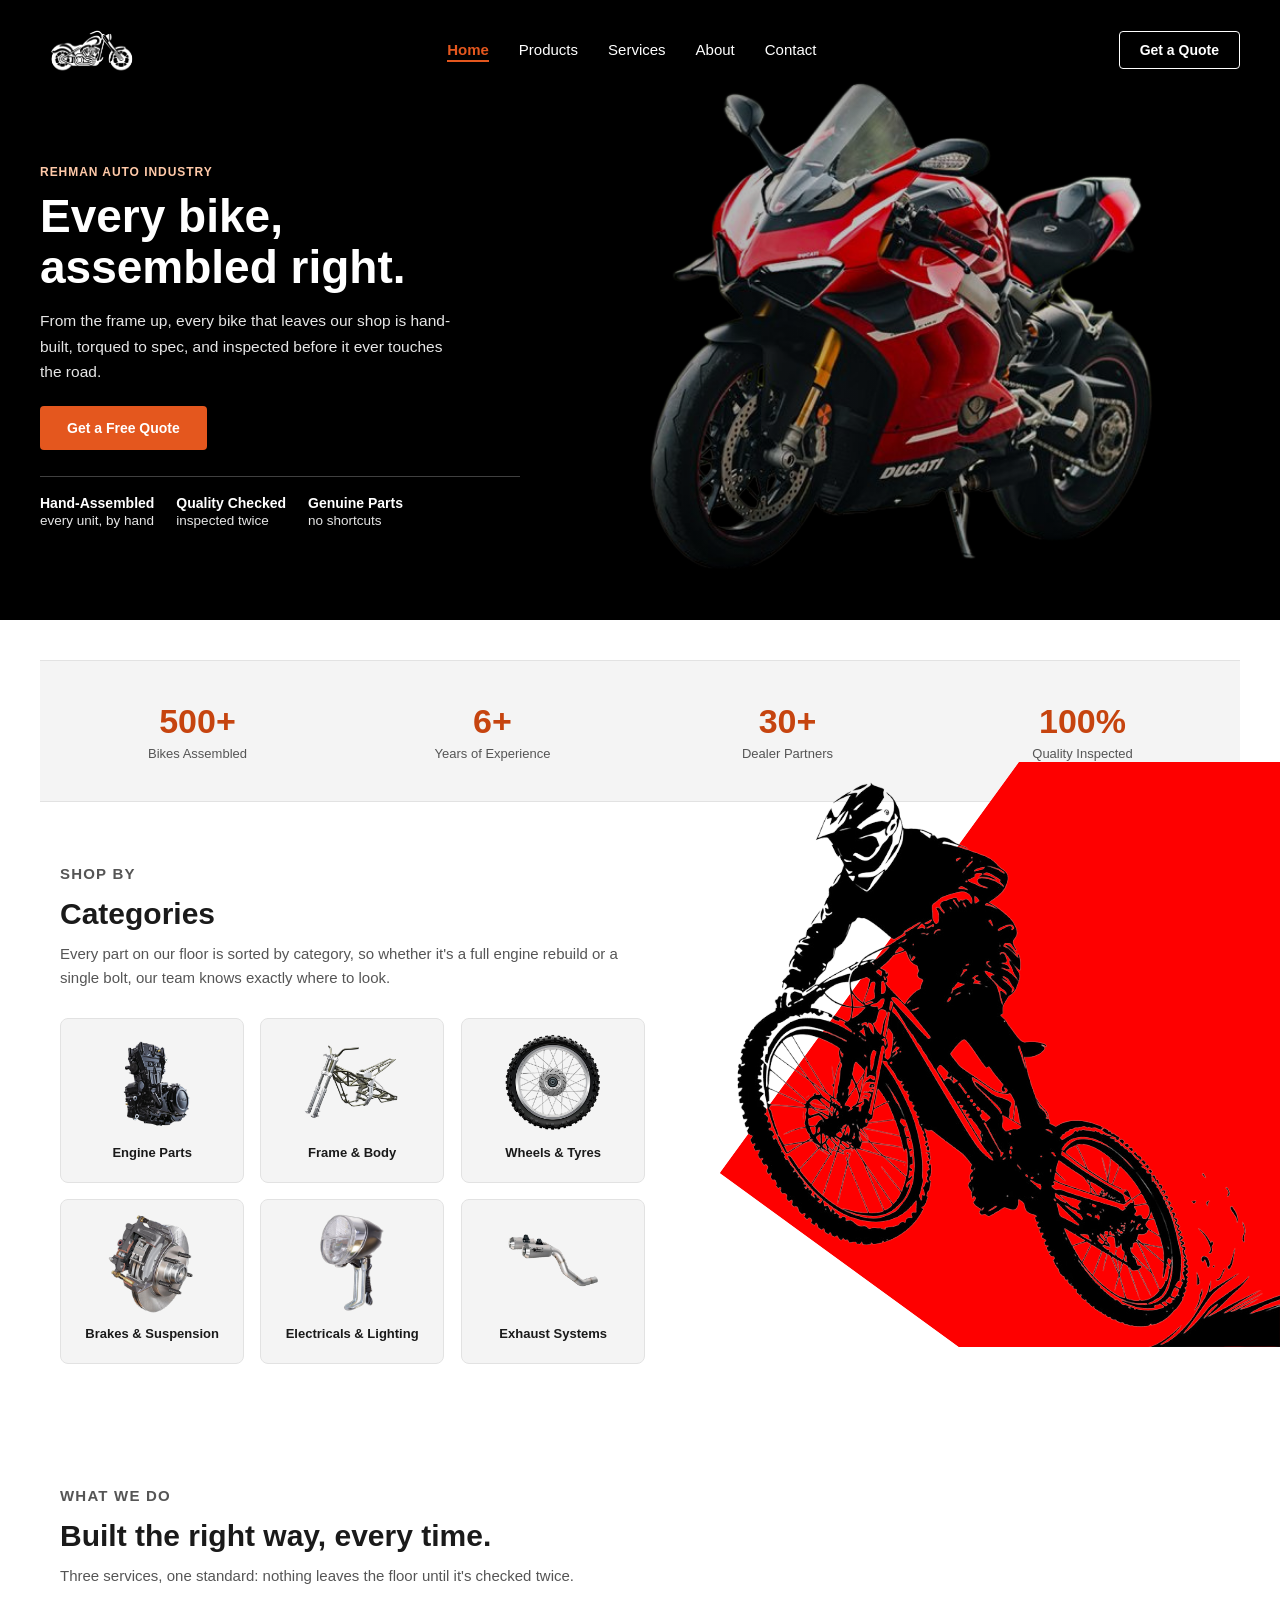
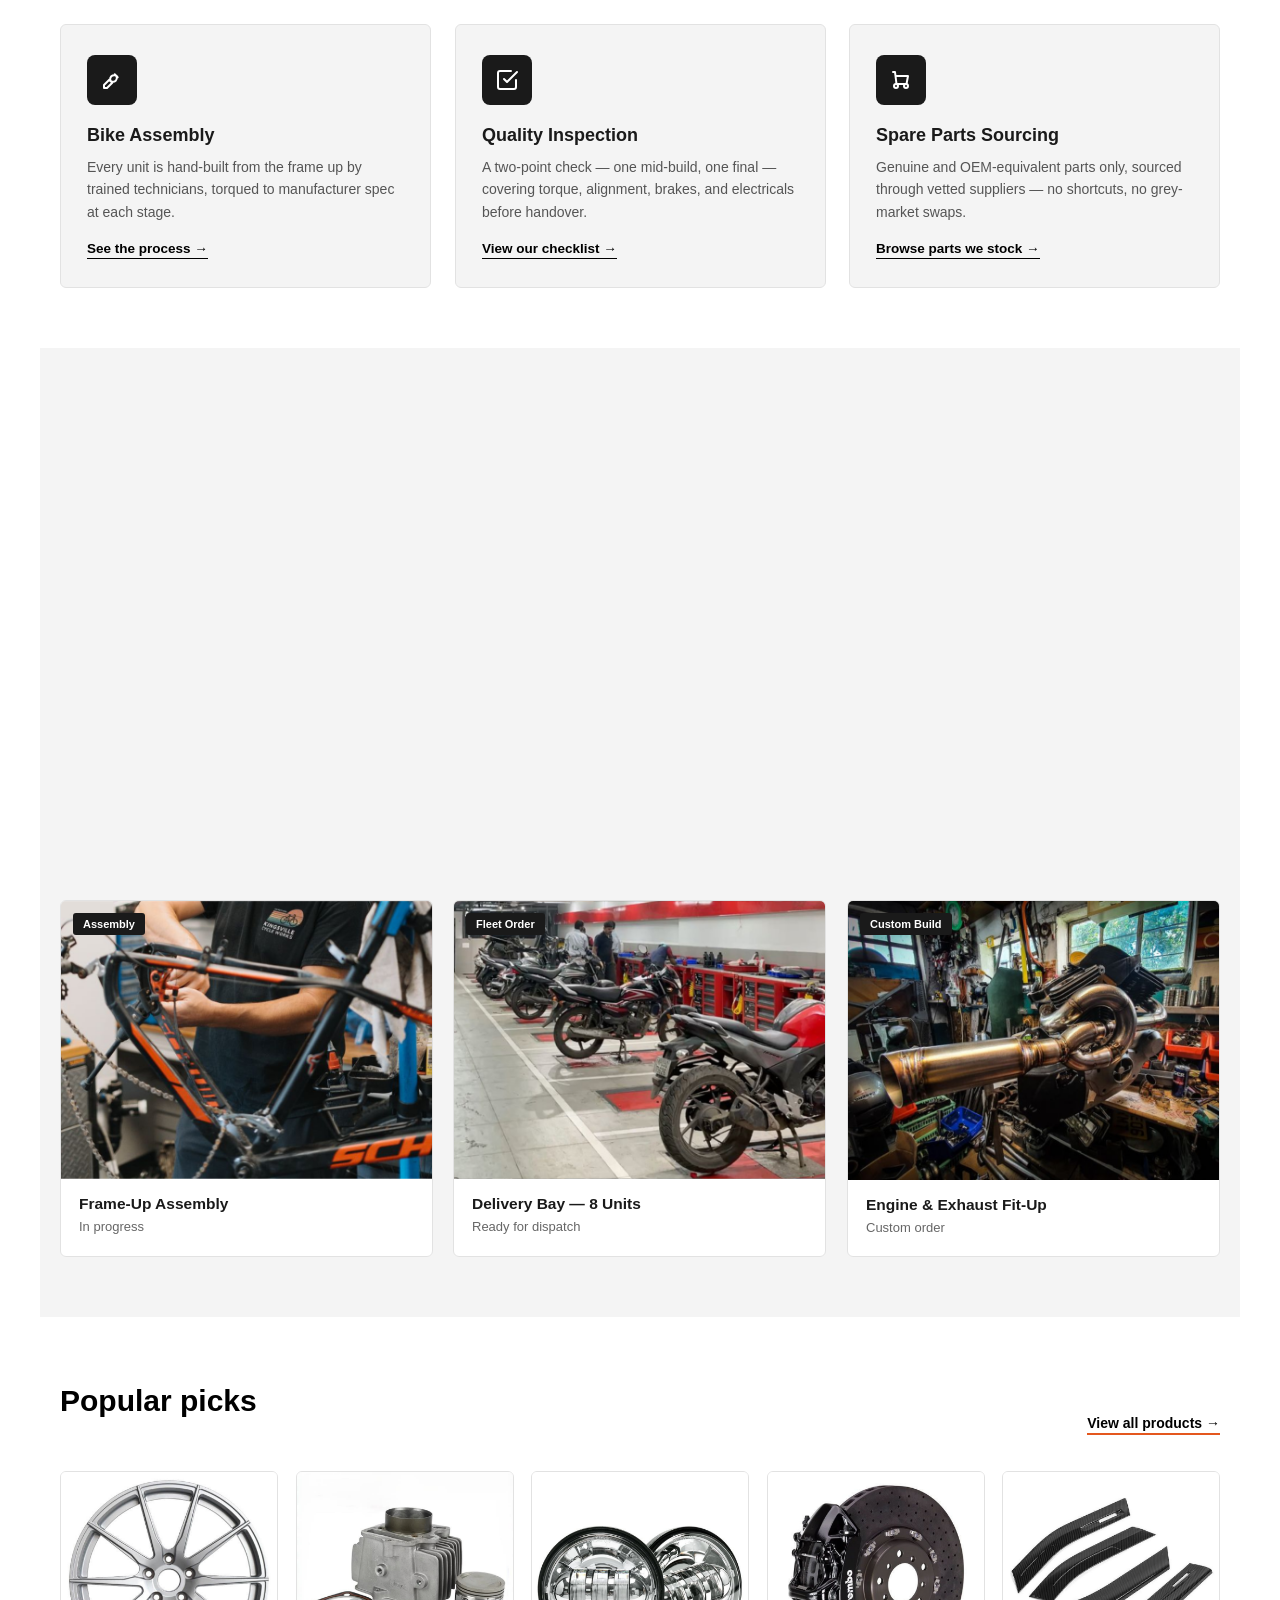
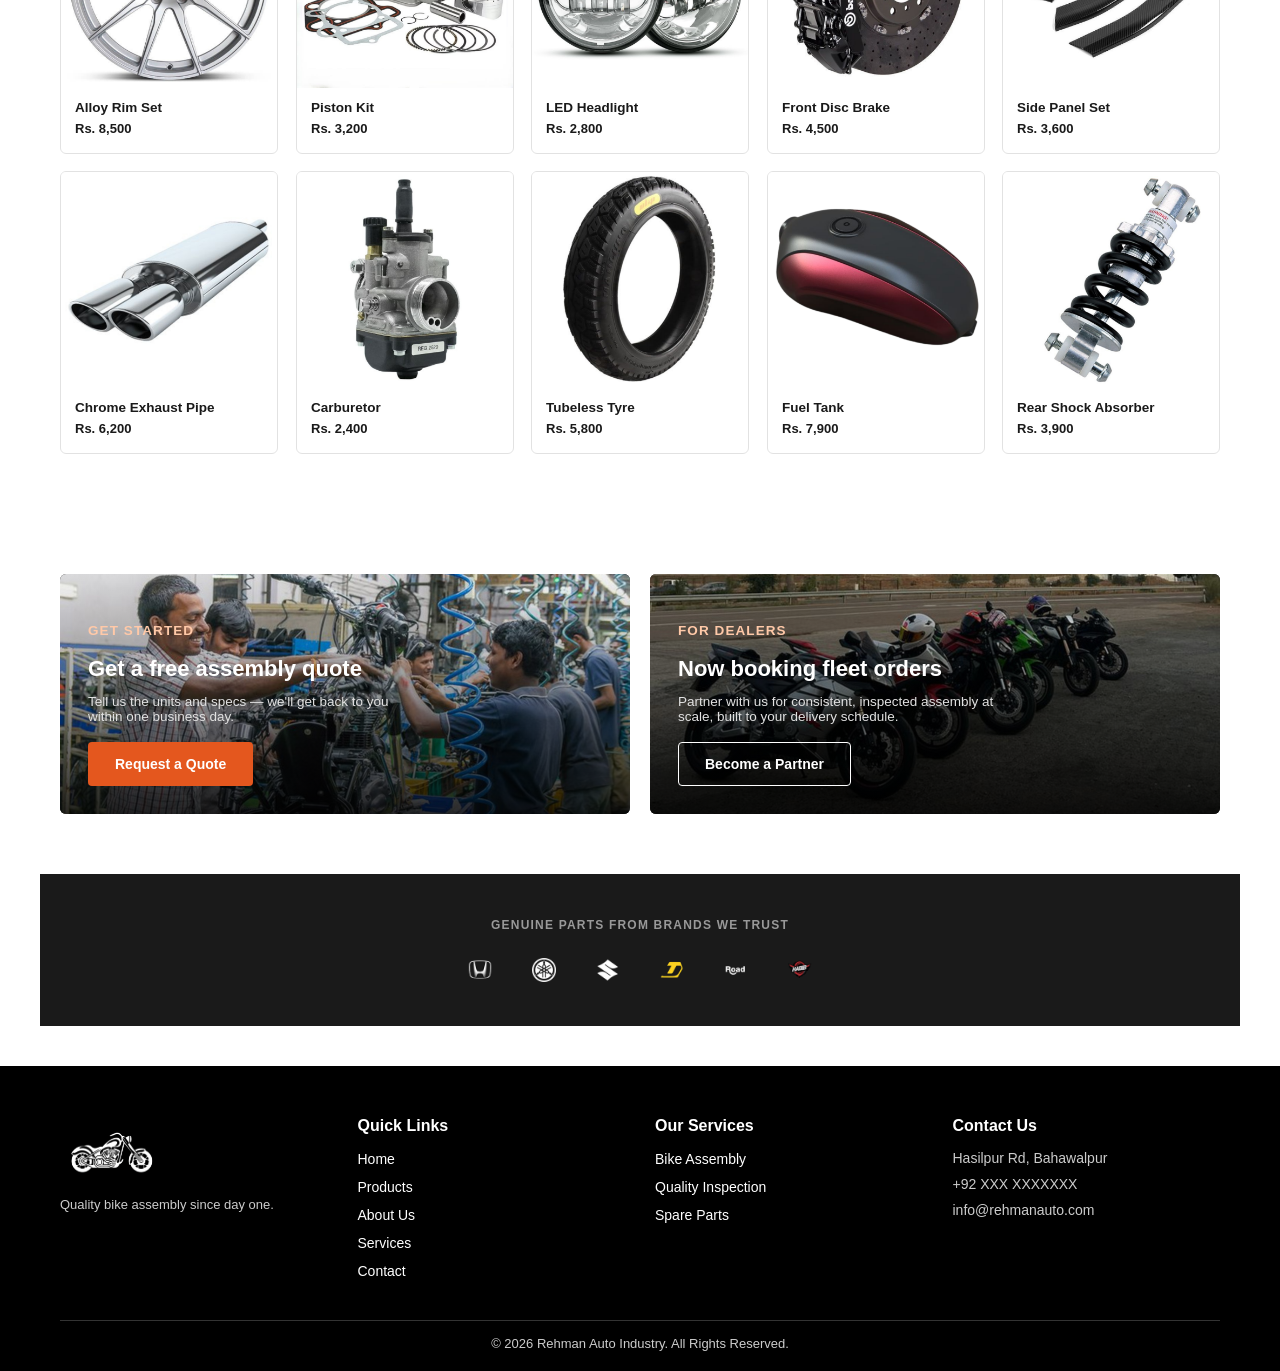
<file: index.html>
<!DOCTYPE html>
<html lang="en">
<head>
  <meta charset="UTF-8">
  <meta name="viewport" content="width=device-width, initial-scale=1.0">
  <title>Rehman Auto Industry - Home</title>
  <meta name="description" content="Rehman Auto Industry — hand-assembled bikes, torqued to spec and inspected before they touch the road. Based in Bahawalpur.">

  <link rel="stylesheet" href="css/style.css">

  <!-- Hero section styles: scoped to .hero / .home-header so nothing here fights with css/style.css -->
  <style>
    /* Header floats transparently over the hero image, in white */
    body.home .site-header {
      position: absolute;
      top: 0;
      left: 0;
      width: 100%;
      background: transparent;
      border-bottom: none;
      z-index: 30;
    }
    body.home .site-header nav ul li a { color: #ffffff; }
    body.home .site-header nav ul li a:hover { color: #ffc9a8; }
    body.home .site-header nav ul li a.active { color: var(--accent); }
    body.home .hamburger-btn span { background-color: #ffffff; }

    /* Full-bleed hero image, breaks out of main's padding */
    .hero {
      position: relative;
      overflow: hidden;
      margin: -40px -40px 40px;
      width: calc(100% + 80px);
      min-height: 620px;
      display: flex;
      align-items: center;
      padding: 130px 40px 60px;
    }

    .hero-bg-img {
      position: absolute;
      inset: 0;
      width: 100%;
      height: 100%;
      object-fit: cover;
      z-index: 0;
    }

    .hero::after {
      content: "";
      position: absolute;
      inset: 0;
      background:
        linear-gradient(180deg, rgba(0,0,0,.6) 0%, rgba(0,0,0,0) 22%),
        linear-gradient(90deg, rgba(0,0,0,.74) 0%, rgba(0,0,0,.30) 55%, rgba(0,0,0,.05) 100%);
      z-index: 1;
    }

    .hero-text {
      position: relative;
      z-index: 2;
      max-width: 480px;
    }

    .hero-text .eyebrow {
      display: inline-block;
      font-size: 12px;
      font-weight: bold;
      letter-spacing: 0.08em;
      text-transform: uppercase;
      color: #ffc9a8;
      margin-bottom: 12px;
    }

    .hero-text h1 {
      font-size: clamp(28px, 3.6vw, 46px);
      line-height: 1.1;
      margin: 0 0 16px;
      font-weight: bold;
      color: #ffffff;
    }

    .hero-text p {
      font-size: 15.5px;
      line-height: 1.65;
      color: #e6e6e6;
      margin: 0 0 22px;
      max-width: 48ch;
    }

    .hero-text .btn {
      margin-bottom: 26px;
    }

    .hero-points {
      display: flex;
      flex-wrap: wrap;
      gap: 22px;
      margin: 0;
      padding: 18px 0 0;
      border-top: 1px solid rgba(255,255,255,.25);
      list-style: none;
    }
    .hero-points li {
      font-size: 13.5px;
      color: #e6e6e6;
    }
    .hero-points li b {
      display: block;
      color: #ffffff;
      font-weight: bold;
      font-size: 14px;
      margin-bottom: 2px;
    }

    /* ---------------- categories section ---------------- */
    .categories {
      background-color: #ffffff;
    }

    .categories-grid {
      display: grid;
      grid-template-columns: 1fr 1fr;
      gap: 50px;
      align-items: center;
      /* bleed the grid to the true right edge of the viewport, cancelling main's right padding */
      margin-right: -40px;
      width: calc(100% + 40px);
      /* keep the left (text) side lined up with every other section's container gutter */
      padding-left: max(0px, calc((100vw - 80px - 1160px) / 2));
    }

    .categories-text .section-head {
      margin-bottom: 28px;
    }

    .category-list {
      display: grid;
      grid-template-columns: repeat(3, 1fr);
      gap: 16px;
    }

    .category-item {
      display: flex;
      flex-direction: column;
      align-items: center;
      text-align: center;
      gap: 12px;
      padding: 14px 12px 20px;
      border: 1px solid var(--line);
      border-radius: 8px;
      background-color: var(--grey-alt);
      text-decoration: none;
      transition: background-color 0.25s ease, border-color 0.25s ease,
                  transform 0.25s ease, box-shadow 0.25s ease;
    }

    .category-item:hover {
      background-color: var(--accent);
      border-color: var(--accent);
      transform: translateY(-6px);
      box-shadow: 0 14px 26px rgba(228, 87, 30, 0.25);
    }

    .category-item img {
      width: 100px;
      height: 100px;
      transition: filter 0.2s ease, transform 0.3s ease;
    }

    .category-item:hover img {
      transform: scale(1.08);
    }

    .category-item span {
      font-size: 13px;
      font-weight: bold;
      color: var(--ink);
      line-height: 1.3;
      transition: color 0.2s ease;
    }

    .category-item:hover span {
      color: #ffffff;
    }

    .categories-image {
      align-self: start;
      margin-top: -100px; /* cancels hero's 40px bottom margin + section's 60px top padding */
    }

    .categories-image img {
      width: 100%;
      height: auto;
      border-radius: 8px 0 0 8px;
    }

    @media (max-width: 768px) {
      .categories-grid {
        grid-template-columns: 1fr;
        gap: 30px;
        margin-right: -20px;
        width: calc(100% + 20px);
        padding-left: 0;
      }
      .categories-image {
        order: -1;
        margin-top: -64px; /* cancels hero's 24px bottom margin + section's 40px top padding on mobile */
      }
      .category-list {
        grid-template-columns: repeat(3, 1fr);
        gap: 12px;
      }
    }

    /* ---------------- mobile ---------------- */
    @media (max-width: 768px) {
      .hero {
        margin: -24px -20px 24px;
        width: calc(100% + 40px);
        min-height: 520px;
        padding: 100px 20px 40px;
      }
      .hero-text {
        max-width: none;
      }
    }
  </style>
</head>
<body class="home">

  <header class="site-header">
    <div class="logo">
      <img src="images/logo.svg" alt="Rehman Auto Industry Logo">
    </div>

    <nav class="desktop-nav">
      <ul>
        <li><a href="index.html" class="active">Home</a></li>
        <li><a href="products.html">Products</a></li>
        <li><a href="services.html">Services</a></li>
        <li><a href="about.html">About</a></li>
        <li><a href="contact.html">Contact</a></li>
      </ul>
    </nav>

    <div class="header-actions">
      <a href="contact.html" class="btn btn-outline-light">Get a Quote</a>
    </div>

    <button class="hamburger-btn" id="hamburgerBtn" aria-label="Open menu">
      <span></span>
      <span></span>
      <span></span>
    </button>
  </header>

  <!-- Mobile sidebar -->
  <div class="mobile-sidebar" id="mobileSidebar">
    <button class="close-btn" id="closeBtn" aria-label="Close menu">&times;</button>
    <nav>
      <ul>
        <li><a href="index.html">Home</a></li>
        <li><a href="products.html">Products</a></li>
        <li><a href="services.html">Services</a></li>
        <li><a href="about.html">About</a></li>
        <li><a href="contact.html">Contact</a></li>
      </ul>
    </nav>
  </div>
  <div class="sidebar-overlay" id="sidebarOverlay"></div>

  <main>

    <section class="hero">
      <img class="hero-bg-img" src="images/hero-index.svg" alt="Assembled bike in the Rehman Auto Industry workshop">

      <div class="hero-text">
        <span class="eyebrow" data-reveal="up">Rehman Auto Industry</span>
        <h1 data-reveal="up" style="--reveal-delay:120ms">Every bike, assembled right.</h1>
        <p data-reveal="up" style="--reveal-delay:240ms">From the frame up, every bike that leaves our shop is hand-built, torqued to spec, and inspected before it ever touches the road.</p>

        <a href="contact.html" class="btn btn-primary" data-reveal="up" style="--reveal-delay:340ms">Get a Free Quote</a>

        <ul class="hero-points" data-reveal="up" style="--reveal-delay:440ms">
          <li><b>Hand-Assembled</b>every unit, by hand</li>
          <li><b>Quality Checked</b>inspected twice</li>
          <li><b>Genuine Parts</b>no shortcuts</li>
        </ul>
      </div>
    </section>

    <!-- ================= STATS ================= -->
    <section class="stats-strip">
      <div class="container">
        <div class="stats-grid">
          <div class="stat-item" data-reveal="up">
            <span class="stat-number" data-counter="500" data-suffix="+">0</span>
            <span class="stat-label">Bikes Assembled</span>
          </div>
          <div class="stat-item" data-reveal="up" style="--reveal-delay:80ms">
            <span class="stat-number" data-counter="6" data-suffix="+">0</span>
            <span class="stat-label">Years of Experience</span>
          </div>
          <div class="stat-item" data-reveal="up" style="--reveal-delay:160ms">
            <span class="stat-number" data-counter="30" data-suffix="+">0</span>
            <span class="stat-label">Dealer Partners</span>
          </div>
          <div class="stat-item" data-reveal="up" style="--reveal-delay:240ms">
            <span class="stat-number" data-counter="100" data-suffix="%">0</span>
            <span class="stat-label">Quality Inspected</span>
          </div>
        </div>
      </div>
    </section>

    <!-- ================= CATEGORIES ================= -->
    <section class="categories">
      <div class="categories-grid">

        <div class="categories-text" data-reveal="left">
          <div class="section-head">
            <p class="eyebrow">Shop by</p>
            <h2>Categories</h2>
            <p>Every part on our floor is sorted by category, so whether it's a full engine rebuild or a single bolt, our team knows exactly where to look.</p>
          </div>

          <div class="category-list">
            <a href="products.html#engine-parts" class="category-item" data-reveal="up">
              <img src="images/category1.svg" alt="">
              <span>Engine Parts</span>
            </a>
            <a href="products.html#frame-body" class="category-item" data-reveal="up">
              <img src="images/category2.svg" alt="">
              <span>Frame &amp; Body</span>
            </a>
            <a href="products.html#wheels-tyres" class="category-item" data-reveal="up">
              <img src="images/category3.svg" alt="">
              <span>Wheels &amp; Tyres</span>
            </a>
            <a href="products.html#brakes-suspension" class="category-item" data-reveal="up">
              <img src="images/category4.svg" alt="">
              <span>Brakes &amp; Suspension</span>
            </a>
            <a href="products.html#electricals-lighting" class="category-item" data-reveal="up">
              <img src="images/category5.svg" alt="">
              <span>Electricals &amp; Lighting</span>
            </a>
            <a href="products.html#exhaust-systems" class="category-item" data-reveal="up">
              <img src="images/category6.svg" alt="">
              <span>Exhaust Systems</span>
            </a>
          </div>
        </div>

        <div class="categories-image" data-reveal="right">
          <img src="images/xyz.svg" alt="Bike on display in the Rehman Auto Industry workshop">
        </div>

      </div>
    </section>

    <!-- ================= SERVICES ================= -->
    <section class="services">
      <div class="container">
        <div class="section-head" data-reveal="up">
          <p class="eyebrow">What we do</p>
          <h2>Built the right way, every time.</h2>
          <p>Three services, one standard: nothing leaves the floor until it's checked twice.</p>
        </div>

        <div class="service-grid">

          <div class="service-card" data-reveal="up">
            <span class="ico">
              <svg viewBox="0 0 24 24" fill="none" stroke="currentColor" stroke-width="2" stroke-linecap="round" stroke-linejoin="round"><path d="M14.7 6.3a4 4 0 1 1-5.4 5.4L4 17v3h3l5.3-5.3a4 4 0 1 1 5.4-5.4z"/></svg>
            </span>
            <h3>Bike Assembly</h3>
            <p>Every unit is hand-built from the frame up by trained technicians, torqued to manufacturer spec at each stage.</p>
            <a href="services.html">See the process &rarr;</a>
          </div>

          <div class="service-card" data-reveal="up">
            <span class="ico">
              <svg viewBox="0 0 24 24" fill="none" stroke="currentColor" stroke-width="2" stroke-linecap="round" stroke-linejoin="round"><path d="M9 11l3 3L22 4"/><path d="M21 12v7a2 2 0 0 1-2 2H5a2 2 0 0 1-2-2V5a2 2 0 0 1 2-2h11"/></svg>
            </span>
            <h3>Quality Inspection</h3>
            <p>A two-point check — one mid-build, one final — covering torque, alignment, brakes, and electricals before handover.</p>
            <a href="services.html">View our checklist &rarr;</a>
          </div>

          <div class="service-card" data-reveal="up">
            <span class="ico">
              <svg viewBox="0 0 24 24" fill="none" stroke="currentColor" stroke-width="2" stroke-linecap="round" stroke-linejoin="round"><circle cx="7" cy="18" r="2"/><circle cx="17" cy="18" r="2"/><path d="M4 4h2l1.5 12h10L19 8H7.2"/></svg>
            </span>
            <h3>Spare Parts Sourcing</h3>
            <p>Genuine and OEM-equivalent parts only, sourced through vetted suppliers — no shortcuts, no grey-market swaps.</p>
            <a href="services.html">Browse parts we stock &rarr;</a>
          </div>

        </div>
      </div>
    </section>

    <!-- ================= WORKSHOP GALLERY ================= -->
    <section class="gallery">
      <div class="container">
        <div class="section-head row" data-reveal="up">
          <div>
            <p class="eyebrow">From the workshop</p>
            <h2>Recent builds off our floor.</h2>
          </div>
          <a href="services.html" class="view-all view-all-desktop">View all builds &rarr;</a>
        </div>

        <div class="gallery-grid">

          <div class="gallery-card" data-reveal="up">
            <div class="thumb">
              <span class="badge">Fleet Order</span>
              <img src="images/work-1.svg" alt="Row of assembled 70cc commuter bikes ready for delivery">
            </div>
            <div class="body">
              <h4>70cc Commuter — Batch of 12</h4>
              <span class="meta">Dealer fleet · Bahawalpur</span>
            </div>
          </div>

          <div class="gallery-card" data-reveal="up">
            <div class="thumb">
              <span class="badge">Custom Build</span>
              <img src="images/work-2.svg" alt="Custom assembled 125cc bike with matte finish">
            </div>
            <div class="body">
              <h4>125cc Sport — Matte Build</h4>
              <span class="meta">Custom order</span>
            </div>
          </div>

          <div class="gallery-card" data-reveal="up">
            <div class="thumb">
              <span class="badge">Inspection</span>
              <img src="images/work-3.png" alt="Technician performing final quality inspection on a bike">
            </div>
            <div class="body">
              <h4>Final Torque &amp; Brake Check</h4>
              <span class="meta">Quality inspection</span>
            </div>
          </div>

          <div class="gallery-card" data-reveal="up">
            <div class="thumb">
              <span class="badge">Assembly</span>
              <img src="images/work-4.png" alt="Bike frame on the assembly stand mid-build">
            </div>
            <div class="body">
              <h4>Frame-Up Assembly</h4>
              <span class="meta">In progress</span>
            </div>
          </div>

          <div class="gallery-card" data-reveal="up">
            <div class="thumb">
              <span class="badge">Fleet Order</span>
              <img src="images/work-5.png" alt="Delivery bay with completed bikes lined up">
            </div>
            <div class="body">
              <h4>Delivery Bay — 8 Units</h4>
              <span class="meta">Ready for dispatch</span>
            </div>
          </div>

          <div class="gallery-card" data-reveal="up">
            <div class="thumb">
              <span class="badge">Custom Build</span>
              <img src="images/work-6.png" alt="Close up of hand-assembled bike engine and exhaust">
            </div>
            <div class="body">
              <h4>Engine &amp; Exhaust Fit-Up</h4>
              <span class="meta">Custom order</span>
            </div>
          </div>

        </div>

        <a href="services.html" class="view-all view-all-mobile">View all builds &rarr;</a>
      </div>
    </section>

    <!-- ================= FEATURED PRODUCTS ================= -->
    <section class="featured-products">
      <div class="container">
        <div class="section-head row" data-reveal="up">
          <div>
            <p class="eyebrow" style="color:#000000; font-weight:bold; font-size:30px; text-transform:none; letter-spacing:normal;">Popular picks</p>
          </div>
          <a href="products.html" class="view-all view-all-desktop">View all products &rarr;</a>
        </div>

        <div class="product-grid">

          <div class="product-card" data-reveal="up">
            <div class="thumb">
              <img src="images/f1.png" alt="Alloy rim set">
            </div>
            <div class="body">
              <h4>Alloy Rim Set</h4>
              <span class="price">Rs. 8,500</span>
            </div>
          </div>

          <div class="product-card" data-reveal="up">
            <div class="thumb">
              <img src="images/f2.png" alt="Piston kit">
            </div>
            <div class="body">
              <h4>Piston Kit</h4>
              <span class="price">Rs. 3,200</span>
            </div>
          </div>

          <div class="product-card" data-reveal="up">
            <div class="thumb">
              <img src="images/f3.png" alt="LED headlight">
            </div>
            <div class="body">
              <h4>LED Headlight</h4>
              <span class="price">Rs. 2,800</span>
            </div>
          </div>

          <div class="product-card" data-reveal="up">
            <div class="thumb">
              <img src="images/f4.png" alt="Front disc brake">
            </div>
            <div class="body">
              <h4>Front Disc Brake</h4>
              <span class="price">Rs. 4,500</span>
            </div>
          </div>

          <div class="product-card" data-reveal="up">
            <div class="thumb">
              <img src="images/f5.png" alt="Side panel set">
            </div>
            <div class="body">
              <h4>Side Panel Set</h4>
              <span class="price">Rs. 3,600</span>
            </div>
          </div>

          <div class="product-card" data-reveal="up">
            <div class="thumb">
              <img src="images/f6.png" alt="Chrome exhaust pipe">
            </div>
            <div class="body">
              <h4>Chrome Exhaust Pipe</h4>
              <span class="price">Rs. 6,200</span>
            </div>
          </div>

          <div class="product-card" data-reveal="up">
            <div class="thumb">
              <img src="images/f7.png" alt="Carburetor">
            </div>
            <div class="body">
              <h4>Carburetor</h4>
              <span class="price">Rs. 2,400</span>
            </div>
          </div>

          <div class="product-card" data-reveal="up">
            <div class="thumb">
              <img src="images/f8.png" alt="Tubeless tyre">
            </div>
            <div class="body">
              <h4>Tubeless Tyre</h4>
              <span class="price">Rs. 5,800</span>
            </div>
          </div>

          <div class="product-card" data-reveal="up">
            <div class="thumb">
              <img src="images/f9.png" alt="Fuel tank">
            </div>
            <div class="body">
              <h4>Fuel Tank</h4>
              <span class="price">Rs. 7,900</span>
            </div>
          </div>

          <div class="product-card" data-reveal="up">
            <div class="thumb">
              <img src="images/f10.png" alt="Rear shock absorber">
            </div>
            <div class="body">
              <h4>Rear Shock Absorber</h4>
              <span class="price">Rs. 3,900</span>
            </div>
          </div>

        </div>

        <a href="products.html" class="view-all view-all-mobile">View all products &rarr;</a>
      </div>
    </section>

    <!-- ================= CTA BANNERS ================= -->
    <section class="cta-banners">
      <div class="container">
        <div class="banner-grid">

          <div class="banner" data-reveal="left">
            <img src="images/promo-quote.png" alt="">
            <div class="banner-copy">
              <p class="eyebrow">Get started</p>
              <h3>Get a free assembly quote</h3>
              <p>Tell us the units and specs — we'll get back to you within one business day.</p>
              <a href="contact.html" class="btn btn-primary">Request a Quote</a>
            </div>
          </div>

          <div class="banner" data-reveal="right">
            <img src="images/promo-dealer.png" alt="">
            <div class="banner-copy">
              <p class="eyebrow">For dealers</p>
              <h3>Now booking fleet orders</h3>
              <p>Partner with us for consistent, inspected assembly at scale, built to your delivery schedule.</p>
              <a href="contact.html" class="btn btn-outline-light">Become a Partner</a>
            </div>
          </div>

        </div>
      </div>
    </section>

    <!-- ================= BRAND STRIP ================= -->
    <section class="brand-strip">
      <div class="container">
        <p class="label" data-reveal="up">Genuine parts from brands we trust</p>
        <div class="brand-row">
          <img src="images/b-1.png" alt="Honda" data-reveal="fade">
          <img src="images/b-2.png" alt="Yamaha" data-reveal="fade">
          <img src="images/b-3.png" alt="Suzuki" data-reveal="fade">
          <img src="images/b-4.png" alt="United" data-reveal="fade">
          <img src="images/b-5.png" alt="Road Prince" data-reveal="fade">
          <img src="images/b-6.png" alt="Habib" data-reveal="fade">
        </div>
      </div>
    </section>

  </main>

  <!-- Back to top -->
  <button id="backToTop" class="back-to-top" aria-label="Back to top">
    <svg viewBox="0 0 24 24" fill="none" stroke="currentColor" stroke-width="2" stroke-linecap="round" stroke-linejoin="round"><path d="M18 15l-6-6-6 6"/></svg>
  </button>

  <footer class="site-footer">
    <div class="footer-columns">
      <div class="footer-col">
        <img src="images/logo.svg" alt="Rehman Auto Industry Logo" class="footer-logo">
        <p class="footer-tagline">Quality bike assembly since day one.</p>
      </div>

      <div class="footer-col">
        <h4>Quick Links</h4>
        <ul>
          <li><a href="index.html">Home</a></li>
          <li><a href="products.html">Products</a></li>
          <li><a href="about.html">About Us</a></li>
          <li><a href="services.html">Services</a></li>
          <li><a href="contact.html">Contact</a></li>
        </ul>
      </div>

      <div class="footer-col">
        <h4>Our Services</h4>
        <ul>
          <li><a href="services.html">Bike Assembly</a></li>
          <li><a href="services.html">Quality Inspection</a></li>
          <li><a href="services.html">Spare Parts</a></li>
        </ul>
      </div>

      <div class="footer-col">
        <h4>Contact Us</h4>
        <ul class="footer-contact">
          <li>Hasilpur Rd, Bahawalpur</li>
          <li>+92 XXX XXXXXXX</li>
          <li>info@rehmanauto.com</li>
        </ul>
      </div>
    </div>

    <!-- Minimal mobile footer -->
    <div class="footer-mobile">
      <img src="images/logo.svg" alt="Rehman Auto Industry Logo" class="footer-logo-mobile">
      <nav class="footer-mobile-nav">
        <ul>
          <li><a href="index.html">Home</a></li>
          <li><a href="products.html">Products</a></li>
          <li><a href="services.html">Services</a></li>
          <li><a href="about.html">About</a></li>
          <li><a href="contact.html">Contact</a></li>
        </ul>
      </nav>
    </div>

    <div class="footer-bottom">
      &copy; 2026 Rehman Auto Industry. All Rights Reserved.
    </div>
  </footer>

  <script src="js/script.js"></script>
  <script src="js/animations.js"></script>
</body>
</html>
</file>
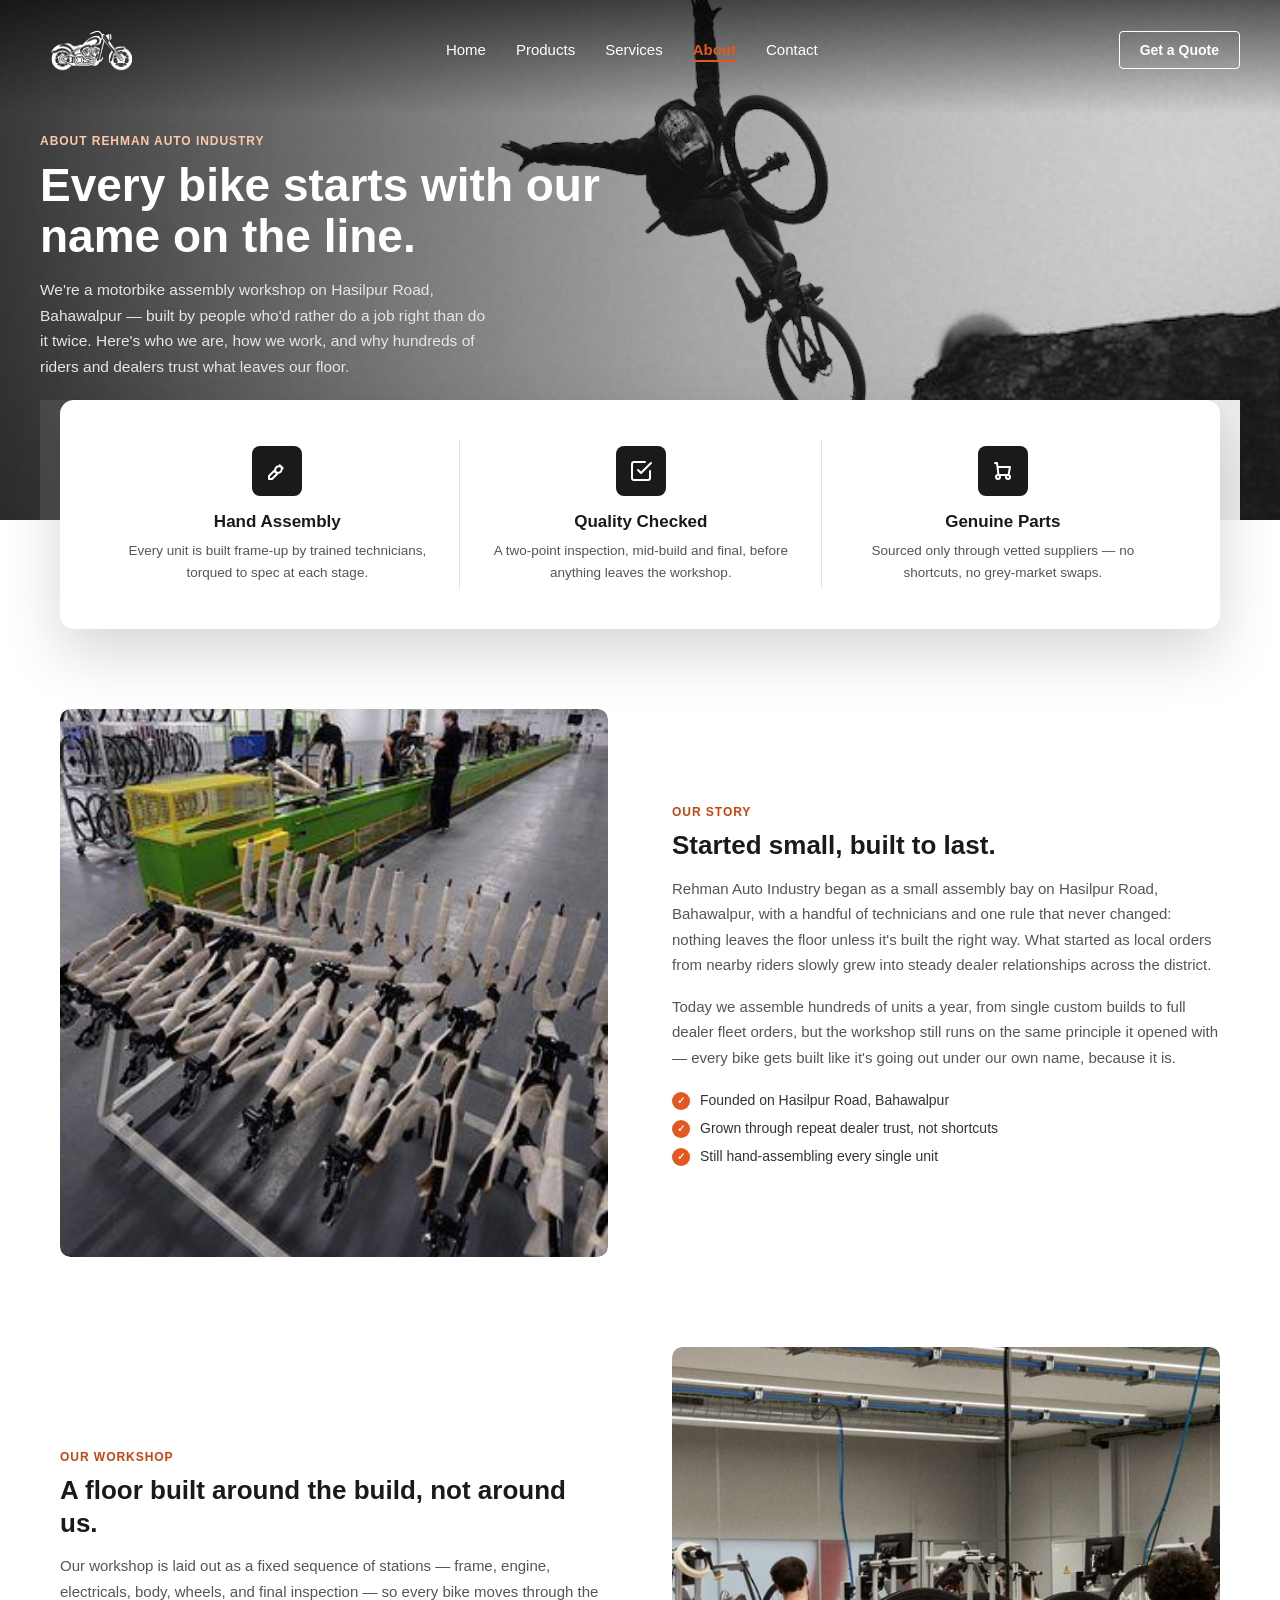
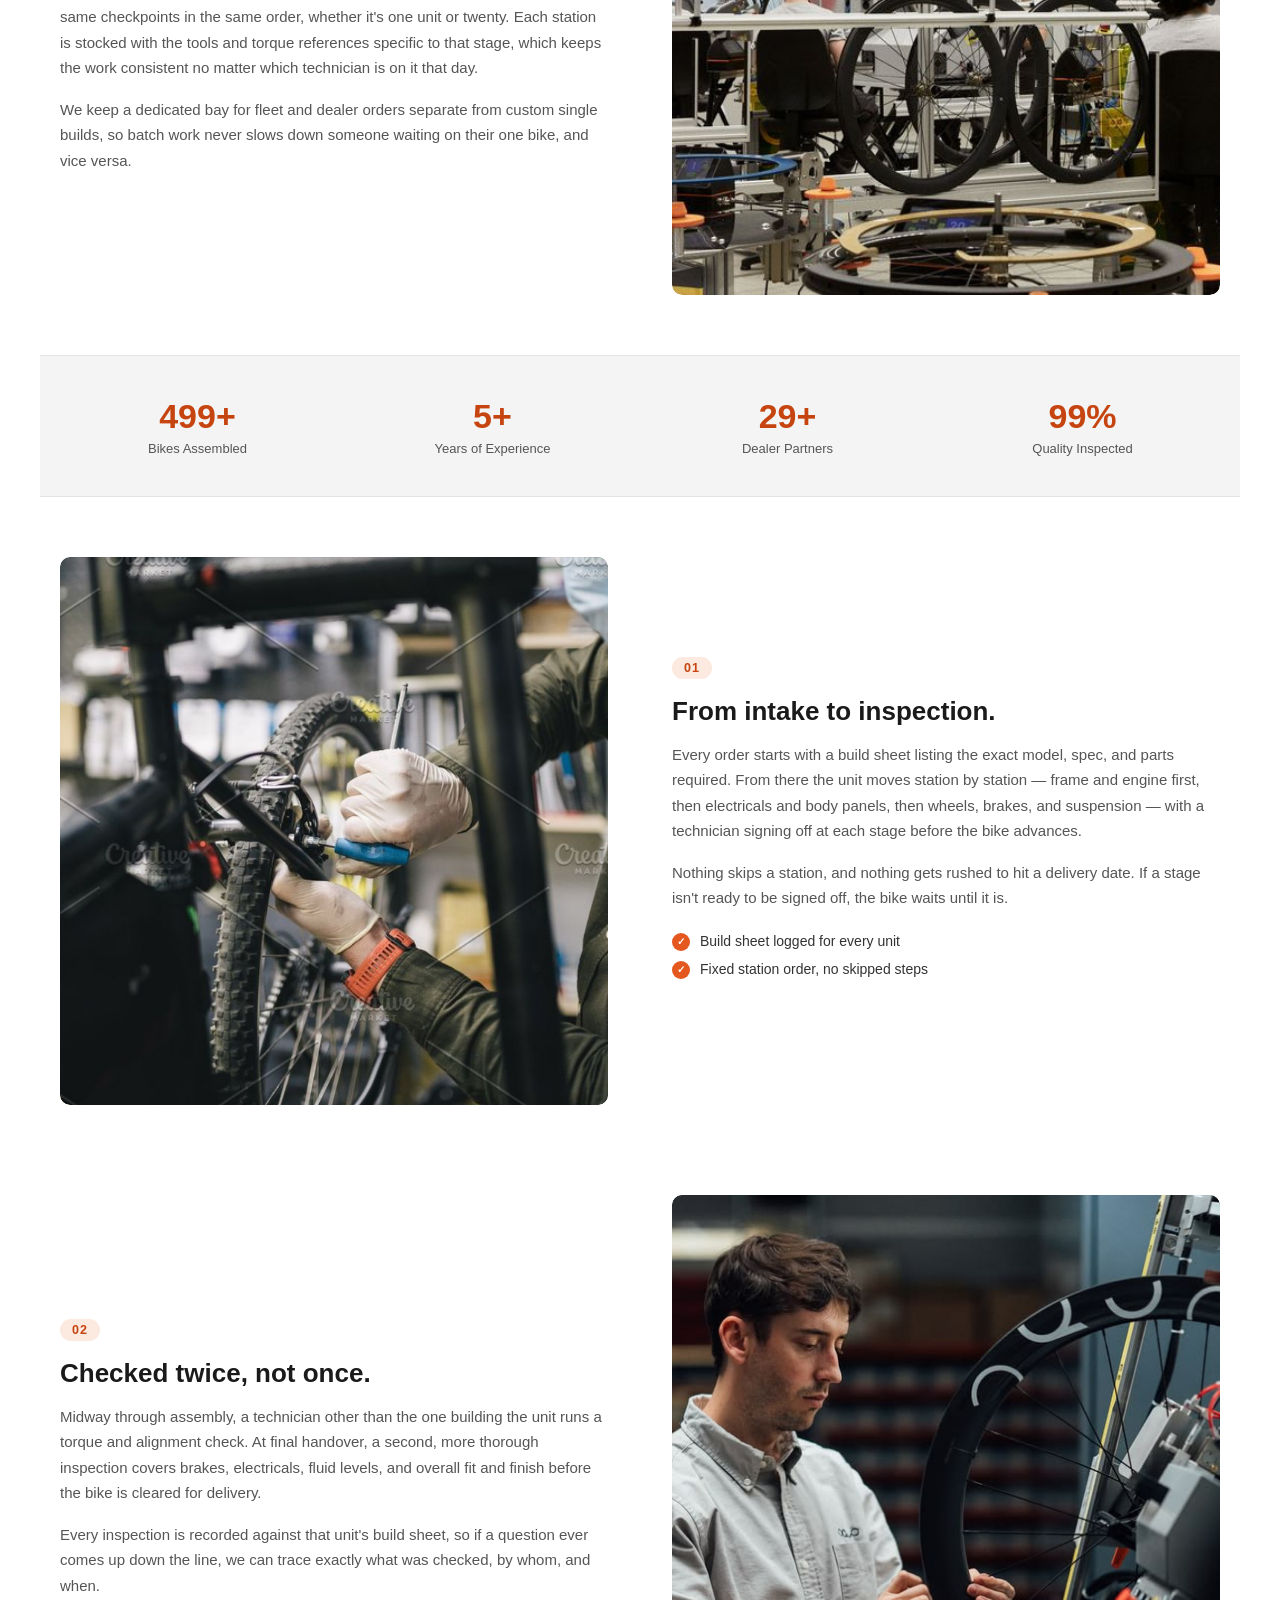
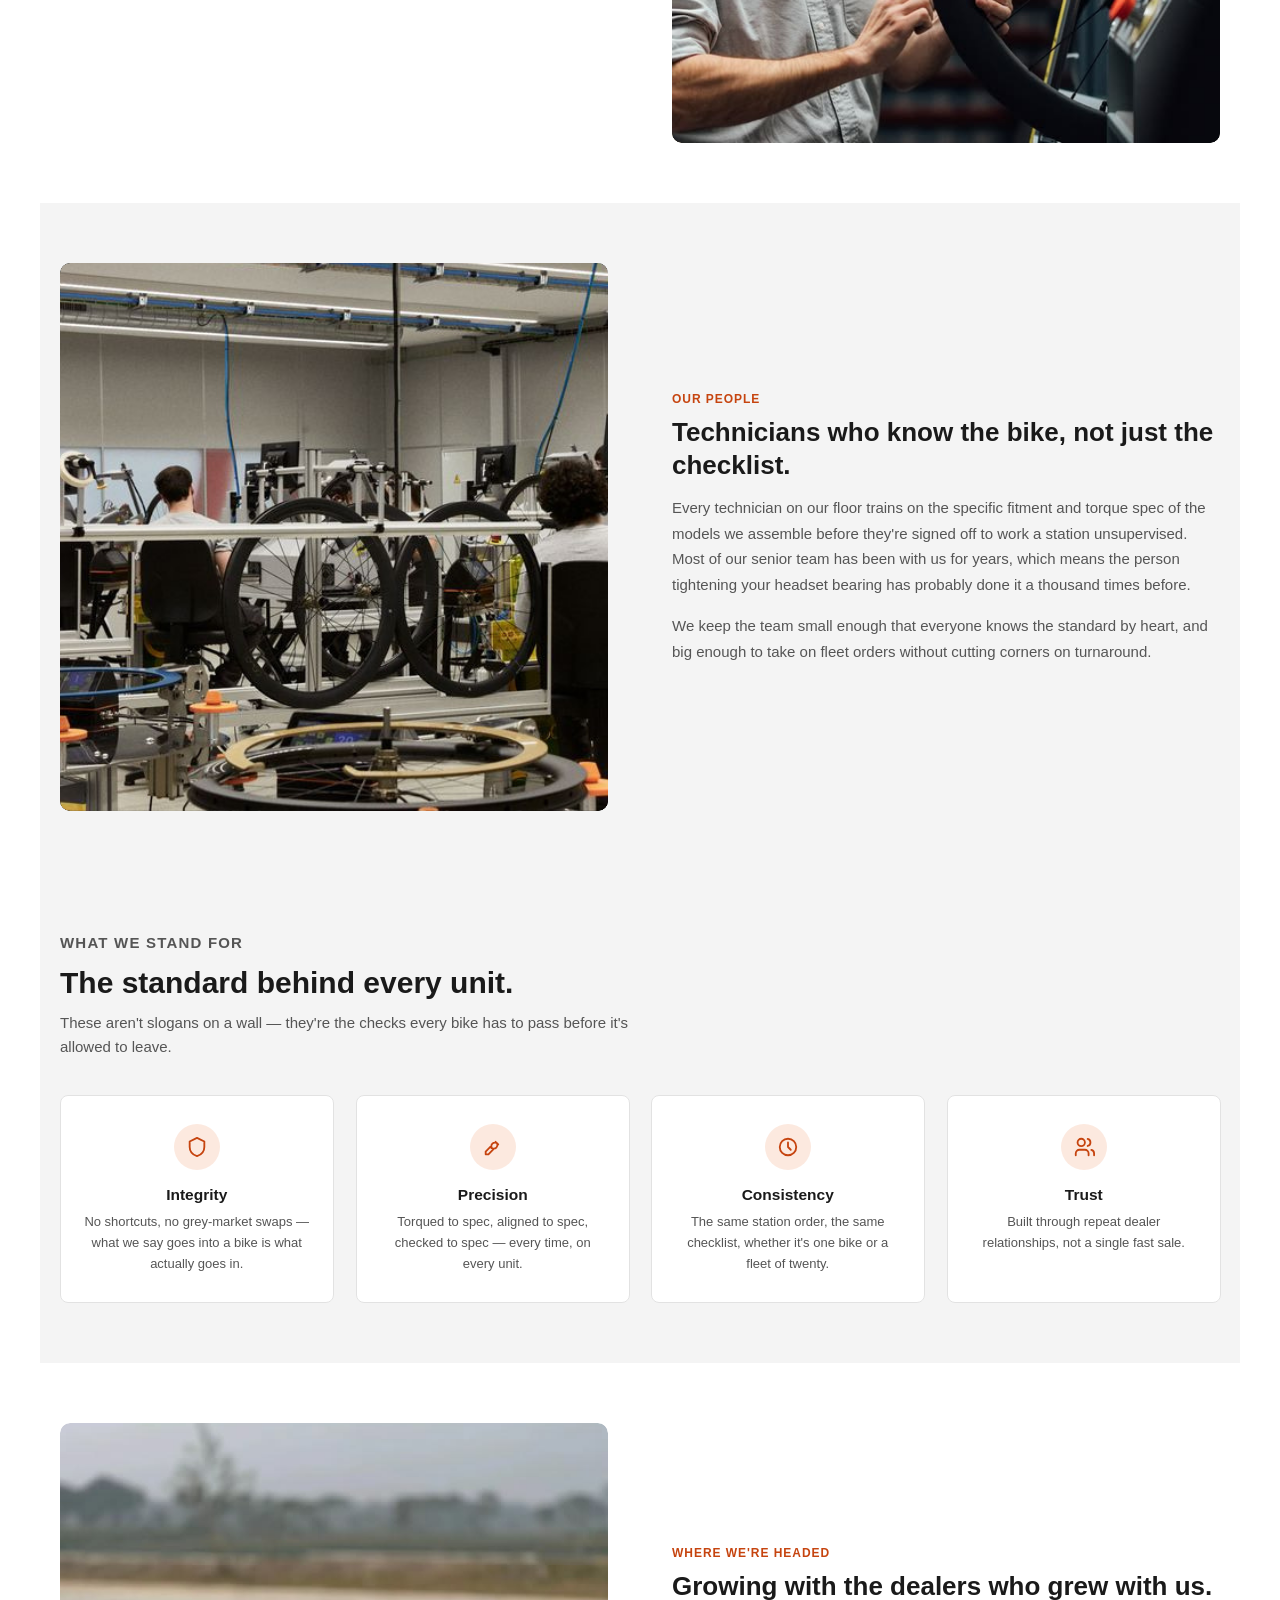
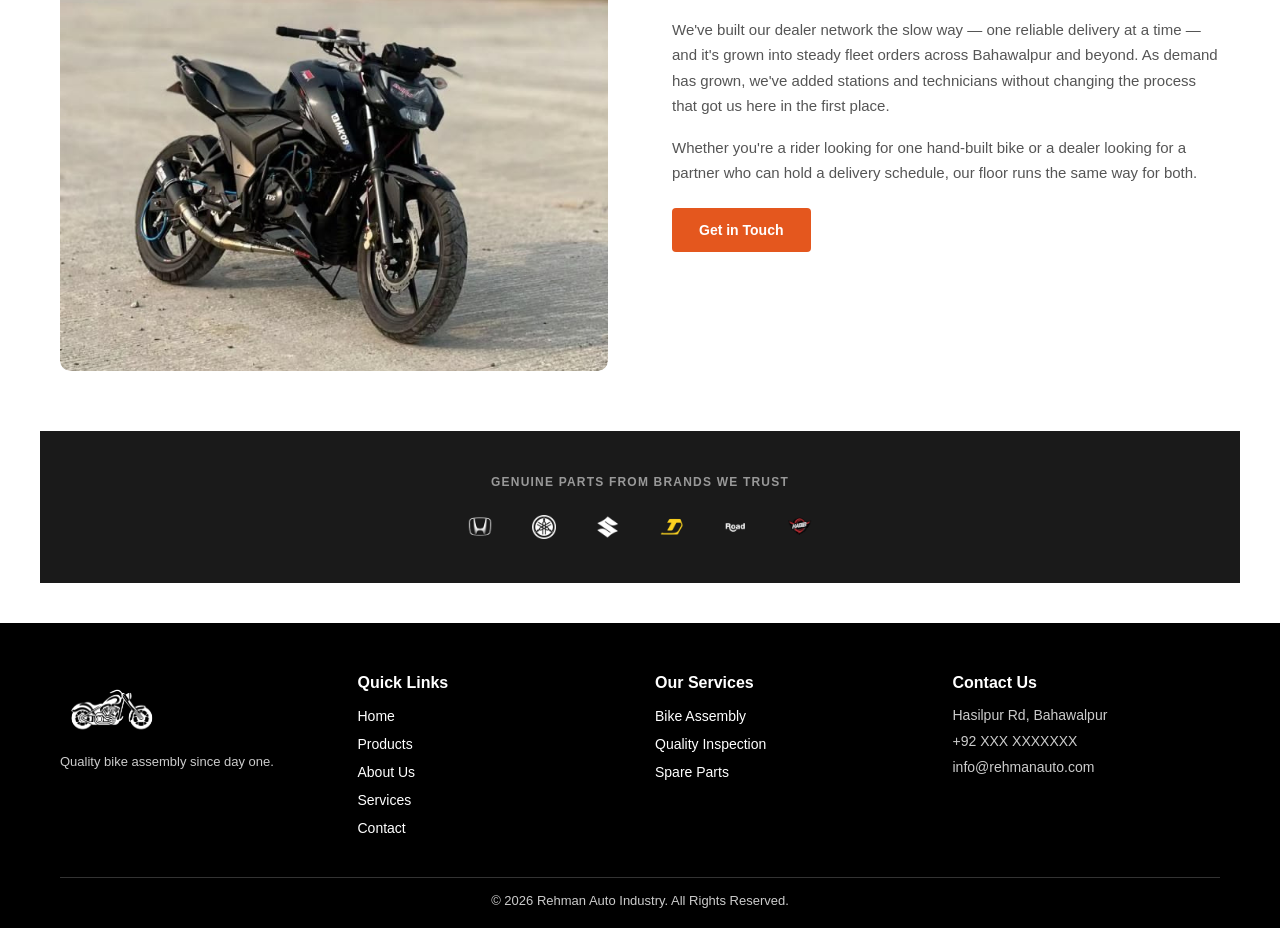
<file: about.html>
<!DOCTYPE html>
<html lang="en">
<head>
  <meta charset="UTF-8">
  <meta name="viewport" content="width=device-width, initial-scale=1.0">
  <title>Rehman Auto Industry - About</title>
  <meta name="description" content="Rehman Auto Industry — a motorbike assembly workshop in Bahawalpur built on hand-assembly, two-point inspection, and genuine parts. Learn our story.">

  <link rel="stylesheet" href="css/style.css">

  <!-- Hero + about-page styles: scoped so nothing here fights with css/style.css -->
  <style>
    /* Header floats transparently over the hero image, in white */
    body.about .site-header {
      position: absolute;
      top: 0;
      left: 0;
      width: 100%;
      background: transparent;
      border-bottom: none;
      z-index: 30;
    }
    body.about .site-header nav ul li a { color: #ffffff; }
    body.about .site-header nav ul li a:hover { color: #ffc9a8; }
    body.about .site-header nav ul li a.active { color: var(--accent); }
    body.about .hamburger-btn span { background-color: #ffffff; }

    /* Full-bleed hero image, breaks out of main's padding */
    .hero {
      position: relative;
      overflow: hidden;
      margin: -40px -40px 0;
      width: calc(100% + 80px);
      min-height: 520px;
      display: flex;
      align-items: center;
      padding: 130px 40px 140px;
    }

    .hero-bg-img {
      position: absolute;
      inset: 0;
      width: 100%;
      height: 100%;
      object-fit: cover;
      z-index: 0;
    }

    .hero::after {
      content: "";
      position: absolute;
      inset: 0;
      background:
        linear-gradient(180deg, rgba(0,0,0,.6) 0%, rgba(0,0,0,0) 22%),
        linear-gradient(90deg, rgba(0,0,0,.74) 0%, rgba(0,0,0,.30) 55%, rgba(0,0,0,.05) 100%);
      z-index: 1;
    }

    .hero-text {
      position: relative;
      z-index: 2;
      max-width: 560px;
    }

    .hero-text .eyebrow {
      display: inline-block;
      font-size: 12px;
      font-weight: bold;
      letter-spacing: 0.08em;
      text-transform: uppercase;
      color: #ffc9a8;
      margin-bottom: 12px;
    }

    .hero-text h1 {
      font-size: clamp(28px, 3.6vw, 46px);
      line-height: 1.1;
      margin: 0 0 16px;
      font-weight: bold;
      color: #ffffff;
    }

    .hero-text p {
      font-size: 15.5px;
      line-height: 1.65;
      color: #e6e6e6;
      margin: 0;
      max-width: 52ch;
    }

    /* ---------------- about intro card (overlaps hero) ---------------- */
    .about-intro {
      position: relative;
      background-color: #ffffff;
      padding: 0 0 20px;
    }

    .about-intro-card {
      position: relative;
      z-index: 5;
      margin-top: -120px;
      background-color: #ffffff;
      border-radius: 14px;
      box-shadow: 0 24px 60px rgba(0,0,0,0.16);
      padding: 40px 36px;
    }

    .about-intro-grid {
      display: grid;
      grid-template-columns: repeat(3, 1fr);
    }

    .about-intro-item {
      text-align: center;
      padding: 6px 26px;
      border-left: 1px solid var(--line);
    }

    .about-intro-item:first-child {
      border-left: none;
    }

    .about-intro-item .ico {
      width: 50px;
      height: 50px;
      border-radius: 8px;
      background-color: var(--ink);
      color: #ffffff;
      display: flex;
      align-items: center;
      justify-content: center;
      margin: 0 auto 16px;
      transition: transform 0.3s ease, background-color 0.3s ease;
    }

    .about-intro-item .ico svg {
      width: 24px;
      height: 24px;
    }

    .about-intro-item:hover .ico {
      background-color: var(--accent);
      transform: scale(1.08) rotate(-4deg);
    }

    .about-intro-item h3 {
      font-size: 17px;
      margin-bottom: 8px;
    }

    .about-intro-item p {
      font-size: 13.5px;
      line-height: 1.6;
      color: #555555;
    }

    /* ---------------- alternating story / info rows ---------------- */
    .about-story,
    .about-process,
    .about-growth {
      background-color: #ffffff;
    }

    .about-workshop,
    .about-team {
      background-color: var(--grey-alt);
    }

    .about-rows {
      display: flex;
      flex-direction: column;
      gap: 90px;
    }

    .about-row {
      display: flex;
      align-items: center;
      gap: 64px;
    }

    /* odd rows = image left / text right (default source order),
       even rows = image right / text left */
    .about-row.reverse {
      flex-direction: row-reverse;
    }

    .about-row-media,
    .about-row-content {
      flex: 1 1 50%;
      min-width: 0;
    }

    .about-row-media {
      overflow: hidden;
      border-radius: 10px;
    }

    .about-row-media img {
      width: 100%;
      height: auto;
      display: block;
      border-radius: 10px;
      transition: transform 0.6s cubic-bezier(0.22, 1, 0.36, 1);
    }

    .about-row-media:hover img {
      transform: scale(1.05);
    }

    .about-row-number {
      display: inline-block;
      font-size: 12.5px;
      font-weight: bold;
      letter-spacing: 0.08em;
      color: var(--accent-dark);
      background-color: var(--accent-tint);
      padding: 4px 12px;
      border-radius: 20px;
      margin-bottom: 16px;
    }

    .about-row-content .eyebrow {
      margin-bottom: 10px;
    }

    .about-row-content h2,
    .about-row-content h3 {
      font-size: 26px;
      line-height: 1.25;
      color: var(--ink);
      margin-bottom: 14px;
    }

    .about-row-content > p {
      font-size: 15px;
      line-height: 1.7;
      color: #555555;
      margin-bottom: 16px;
    }

    .about-row-content > p:last-of-type {
      margin-bottom: 22px;
    }

    .about-row-list {
      list-style: none;
      display: flex;
      flex-direction: column;
      gap: 12px;
    }

    .about-row-list li {
      position: relative;
      padding-left: 28px;
      font-size: 14px;
      color: #333333;
    }

    .about-row-list li::before {
      content: "\2713";
      position: absolute;
      left: 0;
      top: 0;
      width: 18px;
      height: 18px;
      line-height: 18px;
      text-align: center;
      border-radius: 50%;
      background-color: var(--accent);
      color: #ffffff;
      font-size: 10px;
      font-weight: bold;
    }

    /* ---------------- values grid ---------------- */
    .about-values {
      background-color: var(--grey-alt);
    }

    .value-grid {
      display: grid;
      grid-template-columns: repeat(4, 1fr);
      gap: 22px;
    }

    .value-card {
      background-color: #ffffff;
      border: 1px solid var(--line);
      border-radius: 8px;
      padding: 28px 22px;
      text-align: center;
      transition: transform 0.3s ease, box-shadow 0.3s ease, border-color 0.3s ease;
    }

    .value-card:hover {
      transform: translateY(-8px);
      box-shadow: 0 16px 30px rgba(0,0,0,0.09);
      border-color: transparent;
    }

    .value-card .ico {
      width: 46px;
      height: 46px;
      border-radius: 50%;
      background-color: var(--accent-tint);
      color: var(--accent-dark);
      display: flex;
      align-items: center;
      justify-content: center;
      margin: 0 auto 16px;
      transition: transform 0.3s ease, background-color 0.3s ease, color 0.3s ease;
    }

    .value-card:hover .ico {
      background-color: var(--accent);
      color: #ffffff;
    }

    /* subtle continuous float on the intro-card icons to add life without being distracting */
    @keyframes about-icon-float {
      0%, 100% { transform: translateY(0); }
      50% { transform: translateY(-4px); }
    }

    .about-intro-item .ico {
      animation: about-icon-float 3.2s ease-in-out infinite;
    }

    .about-intro-item:nth-child(2) .ico { animation-delay: 0.3s; }
    .about-intro-item:nth-child(3) .ico { animation-delay: 0.6s; }

    @media (prefers-reduced-motion: reduce) {
      .about-intro-item .ico {
        animation: none;
      }
    }

    .value-card:hover .ico {
      transform: scale(1.1);
    }

    .value-card .ico svg {
      width: 22px;
      height: 22px;
    }

    .value-card h3 {
      font-size: 15.5px;
      margin-bottom: 8px;
    }

    .value-card p {
      font-size: 13px;
      line-height: 1.6;
      color: #555555;
    }

    /* ---------------- mobile ---------------- */
    @media (max-width: 900px) {
      .value-grid {
        grid-template-columns: repeat(2, 1fr);
      }
    }

    @media (max-width: 768px) {
      .hero {
        margin: -24px -20px 0;
        width: calc(100% + 40px);
        min-height: 440px;
        padding: 100px 20px 150px;
      }
      .hero-text {
        max-width: none;
      }

      .about-intro-card {
        margin-top: -128px;
        padding: 28px 20px;
      }

      .about-intro-grid {
        grid-template-columns: 1fr;
        gap: 22px;
      }

      .about-intro-item {
        border-left: none;
        border-top: 1px solid var(--line);
        padding: 20px 8px 0;
      }

      .about-intro-item:first-child {
        border-top: none;
        padding-top: 6px;
      }

      .about-rows {
        gap: 56px;
      }

      .about-row,
      .about-row.reverse {
        flex-direction: column;
        align-items: stretch;
        gap: 22px;
      }

      .about-row-content h2,
      .about-row-content h3 {
        font-size: 21px;
      }

      .value-grid {
        grid-template-columns: 1fr 1fr;
        gap: 14px;
      }

      .value-card {
        padding: 22px 16px;
      }
    }
  </style>
</head>
<body class="about">

  <header class="site-header">
    <div class="logo">
      <img src="images/logo.svg" alt="Rehman Auto Industry Logo">
    </div>

    <nav class="desktop-nav">
      <ul>
        <li><a href="index.html">Home</a></li>
        <li><a href="products.html">Products</a></li>
        <li><a href="services.html">Services</a></li>
        <li><a href="about.html" class="active">About</a></li>
        <li><a href="contact.html">Contact</a></li>
      </ul>
    </nav>

    <div class="header-actions">
      <a href="contact.html" class="btn btn-outline-light">Get a Quote</a>
    </div>

    <button class="hamburger-btn" id="hamburgerBtn" aria-label="Open menu">
      <span></span>
      <span></span>
      <span></span>
    </button>
  </header>

  <!-- Mobile sidebar -->
  <div class="mobile-sidebar" id="mobileSidebar">
    <button class="close-btn" id="closeBtn" aria-label="Close menu">&times;</button>
    <nav>
      <ul>
        <li><a href="index.html">Home</a></li>
        <li><a href="products.html">Products</a></li>
        <li><a href="services.html">Services</a></li>
        <li><a href="about.html">About</a></li>
        <li><a href="contact.html">Contact</a></li>
      </ul>
    </nav>
  </div>
  <div class="sidebar-overlay" id="sidebarOverlay"></div>

  <main>

    <section class="hero">
      <img class="hero-bg-img" src="images/hero-about.svg" alt="Technicians working across the Rehman Auto Industry assembly floor">

      <div class="hero-text">
        <span class="eyebrow" data-reveal="up">About Rehman Auto Industry</span>
        <h1 data-reveal="up" style="--reveal-delay:120ms">Every bike starts with our name on the line.</h1>
        <p data-reveal="up" style="--reveal-delay:240ms">We're a motorbike assembly workshop on Hasilpur Road, Bahawalpur — built by people who'd rather do a job right than do it twice. Here's who we are, how we work, and why hundreds of riders and dealers trust what leaves our floor.</p>
      </div>
    </section>

    <!-- ================= ABOUT INTRO CARD (overlaps hero) ================= -->
    <section class="about-intro">
      <div class="container">
        <div class="about-intro-card" data-reveal="up">
          <div class="about-intro-grid">

            <div class="about-intro-item" data-reveal="up" style="--reveal-delay:0ms">
              <span class="ico">
                <svg viewBox="0 0 24 24" fill="none" stroke="currentColor" stroke-width="2" stroke-linecap="round" stroke-linejoin="round"><path d="M14.7 6.3a4 4 0 1 1-5.4 5.4L4 17v3h3l5.3-5.3a4 4 0 1 1 5.4-5.4z"/></svg>
              </span>
              <h3>Hand Assembly</h3>
              <p>Every unit is built frame-up by trained technicians, torqued to spec at each stage.</p>
            </div>

            <div class="about-intro-item" data-reveal="up" style="--reveal-delay:120ms">
              <span class="ico">
                <svg viewBox="0 0 24 24" fill="none" stroke="currentColor" stroke-width="2" stroke-linecap="round" stroke-linejoin="round"><path d="M9 11l3 3L22 4"/><path d="M21 12v7a2 2 0 0 1-2 2H5a2 2 0 0 1-2-2V5a2 2 0 0 1 2-2h11"/></svg>
              </span>
              <h3>Quality Checked</h3>
              <p>A two-point inspection, mid-build and final, before anything leaves the workshop.</p>
            </div>

            <div class="about-intro-item" data-reveal="up" style="--reveal-delay:240ms">
              <span class="ico">
                <svg viewBox="0 0 24 24" fill="none" stroke="currentColor" stroke-width="2" stroke-linecap="round" stroke-linejoin="round"><circle cx="7" cy="18" r="2"/><circle cx="17" cy="18" r="2"/><path d="M4 4h2l1.5 12h10L19 8H7.2"/></svg>
              </span>
              <h3>Genuine Parts</h3>
              <p>Sourced only through vetted suppliers — no shortcuts, no grey-market swaps.</p>
            </div>

          </div>
        </div>
      </div>
    </section>

    <!-- ================= OUR STORY ================= -->
    <section class="about-story">
      <div class="container">
        <div class="about-rows">

          <!-- 01 -->
          <div class="about-row" data-reveal="fade">
            <div class="about-row-media" data-reveal="left">
              <img src="images/a1.svg" alt="Early days of the Rehman Auto Industry workshop on Hasilpur Road">
            </div>
            <div class="about-row-content" data-reveal="right">
              <span class="eyebrow">Our story</span>
              <h2>Started small, built to last.</h2>
              <p>Rehman Auto Industry began as a small assembly bay on Hasilpur Road, Bahawalpur, with a handful of technicians and one rule that never changed: nothing leaves the floor unless it's built the right way. What started as local orders from nearby riders slowly grew into steady dealer relationships across the district.</p>
              <p>Today we assemble hundreds of units a year, from single custom builds to full dealer fleet orders, but the workshop still runs on the same principle it opened with — every bike gets built like it's going out under our own name, because it is.</p>
              <ul class="about-row-list">
                <li data-reveal="up" style="--reveal-delay:120ms">Founded on Hasilpur Road, Bahawalpur</li>
                <li data-reveal="up" style="--reveal-delay:200ms">Grown through repeat dealer trust, not shortcuts</li>
                <li data-reveal="up" style="--reveal-delay:280ms">Still hand-assembling every single unit</li>
              </ul>
            </div>
          </div>

          <!-- 02 -->
          <div class="about-row reverse" data-reveal="fade">
            <div class="about-row-media" data-reveal="right">
              <img src="images/a2.svg" alt="Wide view of the Rehman Auto Industry assembly floor and tool stations">
            </div>
            <div class="about-row-content" data-reveal="left">
              <span class="eyebrow">Our workshop</span>
              <h2>A floor built around the build, not around us.</h2>
              <p>Our workshop is laid out as a fixed sequence of stations — frame, engine, electricals, body, wheels, and final inspection — so every bike moves through the same checkpoints in the same order, whether it's one unit or twenty. Each station is stocked with the tools and torque references specific to that stage, which keeps the work consistent no matter which technician is on it that day.</p>
              <p>We keep a dedicated bay for fleet and dealer orders separate from custom single builds, so batch work never slows down someone waiting on their one bike, and vice versa.</p>
            </div>
          </div>

        </div>
      </div>
    </section>

    <!-- ================= STATS ================= -->
    <section class="stats-strip">
      <div class="container">
        <div class="stats-grid">
          <div class="stat-item" data-reveal="up">
            <span class="stat-number" data-counter="500" data-suffix="+">0</span>
            <span class="stat-label">Bikes Assembled</span>
          </div>
          <div class="stat-item" data-reveal="up" style="--reveal-delay:80ms">
            <span class="stat-number" data-counter="6" data-suffix="+">0</span>
            <span class="stat-label">Years of Experience</span>
          </div>
          <div class="stat-item" data-reveal="up" style="--reveal-delay:160ms">
            <span class="stat-number" data-counter="30" data-suffix="+">0</span>
            <span class="stat-label">Dealer Partners</span>
          </div>
          <div class="stat-item" data-reveal="up" style="--reveal-delay:240ms">
            <span class="stat-number" data-counter="100" data-suffix="%">0</span>
            <span class="stat-label">Quality Inspected</span>
          </div>
        </div>
      </div>
    </section>

    <!-- ================= OUR PROCESS ================= -->
    <section class="about-process">
      <div class="container">
        <div class="about-rows">

          <!-- 03 -->
          <div class="about-row" data-reveal="fade">
            <div class="about-row-media" data-reveal="left">
              <img src="images/a3.svg" alt="Technician torquing bolts on a motorbike frame during assembly">
            </div>
            <div class="about-row-content" data-reveal="right">
              <span class="about-row-number" data-reveal="zoom" style="--reveal-delay:80ms">01</span>
              <h3>From intake to inspection.</h3>
              <p>Every order starts with a build sheet listing the exact model, spec, and parts required. From there the unit moves station by station — frame and engine first, then electricals and body panels, then wheels, brakes, and suspension — with a technician signing off at each stage before the bike advances.</p>
              <p>Nothing skips a station, and nothing gets rushed to hit a delivery date. If a stage isn't ready to be signed off, the bike waits until it is.</p>
              <ul class="about-row-list">
                <li data-reveal="up" style="--reveal-delay:120ms">Build sheet logged for every unit</li>
                <li data-reveal="up" style="--reveal-delay:200ms">Fixed station order, no skipped steps</li>
                <li data-reveal="up" style="--reveal-delay:280ms">Sign-off required before advancing</li>
              </ul>
            </div>
          </div>

          <!-- 04 -->
          <div class="about-row reverse" data-reveal="fade">
            <div class="about-row-media" data-reveal="right">
              <img src="images/a4.svg" alt="Final quality inspection checklist being completed on a finished bike">
            </div>
            <div class="about-row-content" data-reveal="left">
              <span class="about-row-number" data-reveal="zoom" style="--reveal-delay:80ms">02</span>
              <h3>Checked twice, not once.</h3>
              <p>Midway through assembly, a technician other than the one building the unit runs a torque and alignment check. At final handover, a second, more thorough inspection covers brakes, electricals, fluid levels, and overall fit and finish before the bike is cleared for delivery.</p>
              <p>Every inspection is recorded against that unit's build sheet, so if a question ever comes up down the line, we can trace exactly what was checked, by whom, and when.</p>
            </div>
          </div>

        </div>
      </div>
    </section>

    <!-- ================= OUR TEAM ================= -->
    <section class="about-team">
      <div class="container">
        <div class="about-rows">

          <!-- 05 -->
          <div class="about-row" data-reveal="fade">
            <div class="about-row-media" data-reveal="left">
              <img src="images/a5.svg" alt="Team of trained technicians working together at Rehman Auto Industry">
            </div>
            <div class="about-row-content" data-reveal="right">
              <span class="eyebrow">Our people</span>
              <h2>Technicians who know the bike, not just the checklist.</h2>
              <p>Every technician on our floor trains on the specific fitment and torque spec of the models we assemble before they're signed off to work a station unsupervised. Most of our senior team has been with us for years, which means the person tightening your headset bearing has probably done it a thousand times before.</p>
              <p>We keep the team small enough that everyone knows the standard by heart, and big enough to take on fleet orders without cutting corners on turnaround.</p>
            </div>
          </div>

        </div>
      </div>
    </section>

    <!-- ================= OUR VALUES ================= -->
    <section class="about-values">
      <div class="container">
        <div class="section-head" data-reveal="up">
          <p class="eyebrow">What we stand for</p>
          <h2>The standard behind every unit.</h2>
          <p>These aren't slogans on a wall — they're the checks every bike has to pass before it's allowed to leave.</p>
        </div>

        <div class="value-grid">

          <div class="value-card" data-reveal="up">
            <span class="ico">
              <svg viewBox="0 0 24 24" fill="none" stroke="currentColor" stroke-width="2" stroke-linecap="round" stroke-linejoin="round"><path d="M12 2l8 4v6c0 5-3.5 8.5-8 10-4.5-1.5-8-5-8-10V6z"/></svg>
            </span>
            <h3>Integrity</h3>
            <p>No shortcuts, no grey-market swaps — what we say goes into a bike is what actually goes in.</p>
          </div>

          <div class="value-card" data-reveal="up" style="--reveal-delay:80ms">
            <span class="ico">
              <svg viewBox="0 0 24 24" fill="none" stroke="currentColor" stroke-width="2" stroke-linecap="round" stroke-linejoin="round"><path d="M14.7 6.3a4 4 0 1 1-5.4 5.4L4 17v3h3l5.3-5.3a4 4 0 1 1 5.4-5.4z"/></svg>
            </span>
            <h3>Precision</h3>
            <p>Torqued to spec, aligned to spec, checked to spec — every time, on every unit.</p>
          </div>

          <div class="value-card" data-reveal="up" style="--reveal-delay:160ms">
            <span class="ico">
              <svg viewBox="0 0 24 24" fill="none" stroke="currentColor" stroke-width="2" stroke-linecap="round" stroke-linejoin="round"><circle cx="12" cy="12" r="9"/><path d="M12 7v5l3 3"/></svg>
            </span>
            <h3>Consistency</h3>
            <p>The same station order, the same checklist, whether it's one bike or a fleet of twenty.</p>
          </div>

          <div class="value-card" data-reveal="up" style="--reveal-delay:240ms">
            <span class="ico">
              <svg viewBox="0 0 24 24" fill="none" stroke="currentColor" stroke-width="2" stroke-linecap="round" stroke-linejoin="round"><path d="M17 21v-2a4 4 0 0 0-4-4H7a4 4 0 0 0-4 4v2"/><circle cx="9" cy="7" r="4"/><path d="M23 21v-2a4 4 0 0 0-3-3.87"/><path d="M16 3.13a4 4 0 0 1 0 7.75"/></svg>
            </span>
            <h3>Trust</h3>
            <p>Built through repeat dealer relationships, not a single fast sale.</p>
          </div>

        </div>
      </div>
    </section>

    <!-- ================= GROWTH / CTA ================= -->
    <section class="about-growth">
      <div class="container">
        <div class="about-rows">

          <!-- 06 -->
          <div class="about-row" data-reveal="fade">
            <div class="about-row-media" data-reveal="left">
              <img src="images/a6.svg" alt="Delivery bay with completed bikes ready for dealer partners">
            </div>
            <div class="about-row-content" data-reveal="right">
              <span class="eyebrow">Where we're headed</span>
              <h2>Growing with the dealers who grew with us.</h2>
              <p>We've built our dealer network the slow way — one reliable delivery at a time — and it's grown into steady fleet orders across Bahawalpur and beyond. As demand has grown, we've added stations and technicians without changing the process that got us here in the first place.</p>
              <p>Whether you're a rider looking for one hand-built bike or a dealer looking for a partner who can hold a delivery schedule, our floor runs the same way for both.</p>
              <a href="contact.html" class="btn btn-primary">Get in Touch</a>
            </div>
          </div>

        </div>
      </div>
    </section>

    <!-- ================= BRAND STRIP ================= -->
    <section class="brand-strip">
      <div class="container">
        <p class="label" data-reveal="up">Genuine parts from brands we trust</p>
        <div class="brand-row">
          <img src="images/b-1.png" alt="Honda" data-reveal="fade">
          <img src="images/b-2.png" alt="Yamaha" data-reveal="fade">
          <img src="images/b-3.png" alt="Suzuki" data-reveal="fade">
          <img src="images/b-4.png" alt="United" data-reveal="fade">
          <img src="images/b-5.png" alt="Road Prince" data-reveal="fade">
          <img src="images/b-6.png" alt="Habib" data-reveal="fade">
        </div>
      </div>
    </section>

  </main>

  <!-- Back to top -->
  <button id="backToTop" class="back-to-top" aria-label="Back to top">
    <svg viewBox="0 0 24 24" fill="none" stroke="currentColor" stroke-width="2" stroke-linecap="round" stroke-linejoin="round"><path d="M18 15l-6-6-6 6"/></svg>
  </button>

  <footer class="site-footer">
    <div class="footer-columns">
      <div class="footer-col">
        <img src="images/logo.svg" alt="Rehman Auto Industry Logo" class="footer-logo">
        <p class="footer-tagline">Quality bike assembly since day one.</p>
      </div>

      <div class="footer-col">
        <h4>Quick Links</h4>
        <ul>
          <li><a href="index.html">Home</a></li>
          <li><a href="products.html">Products</a></li>
          <li><a href="about.html">About Us</a></li>
          <li><a href="services.html">Services</a></li>
          <li><a href="contact.html">Contact</a></li>
        </ul>
      </div>

      <div class="footer-col">
        <h4>Our Services</h4>
        <ul>
          <li><a href="services.html">Bike Assembly</a></li>
          <li><a href="services.html">Quality Inspection</a></li>
          <li><a href="services.html">Spare Parts</a></li>
        </ul>
      </div>

      <div class="footer-col">
        <h4>Contact Us</h4>
        <ul class="footer-contact">
          <li>Hasilpur Rd, Bahawalpur</li>
          <li>+92 XXX XXXXXXX</li>
          <li>info@rehmanauto.com</li>
        </ul>
      </div>
    </div>

    <!-- Minimal mobile footer -->
    <div class="footer-mobile">
      <img src="images/logo.svg" alt="Rehman Auto Industry Logo" class="footer-logo-mobile">
      <nav class="footer-mobile-nav">
        <ul>
          <li><a href="index.html">Home</a></li>
          <li><a href="products.html">Products</a></li>
          <li><a href="services.html">Services</a></li>
          <li><a href="about.html">About</a></li>
          <li><a href="contact.html">Contact</a></li>
        </ul>
      </nav>
    </div>

    <div class="footer-bottom">
      &copy; 2026 Rehman Auto Industry. All Rights Reserved.
    </div>
  </footer>

  <script src="js/script.js"></script>
  <script src="js/animations.js"></script>
</body>
</html>
</file>
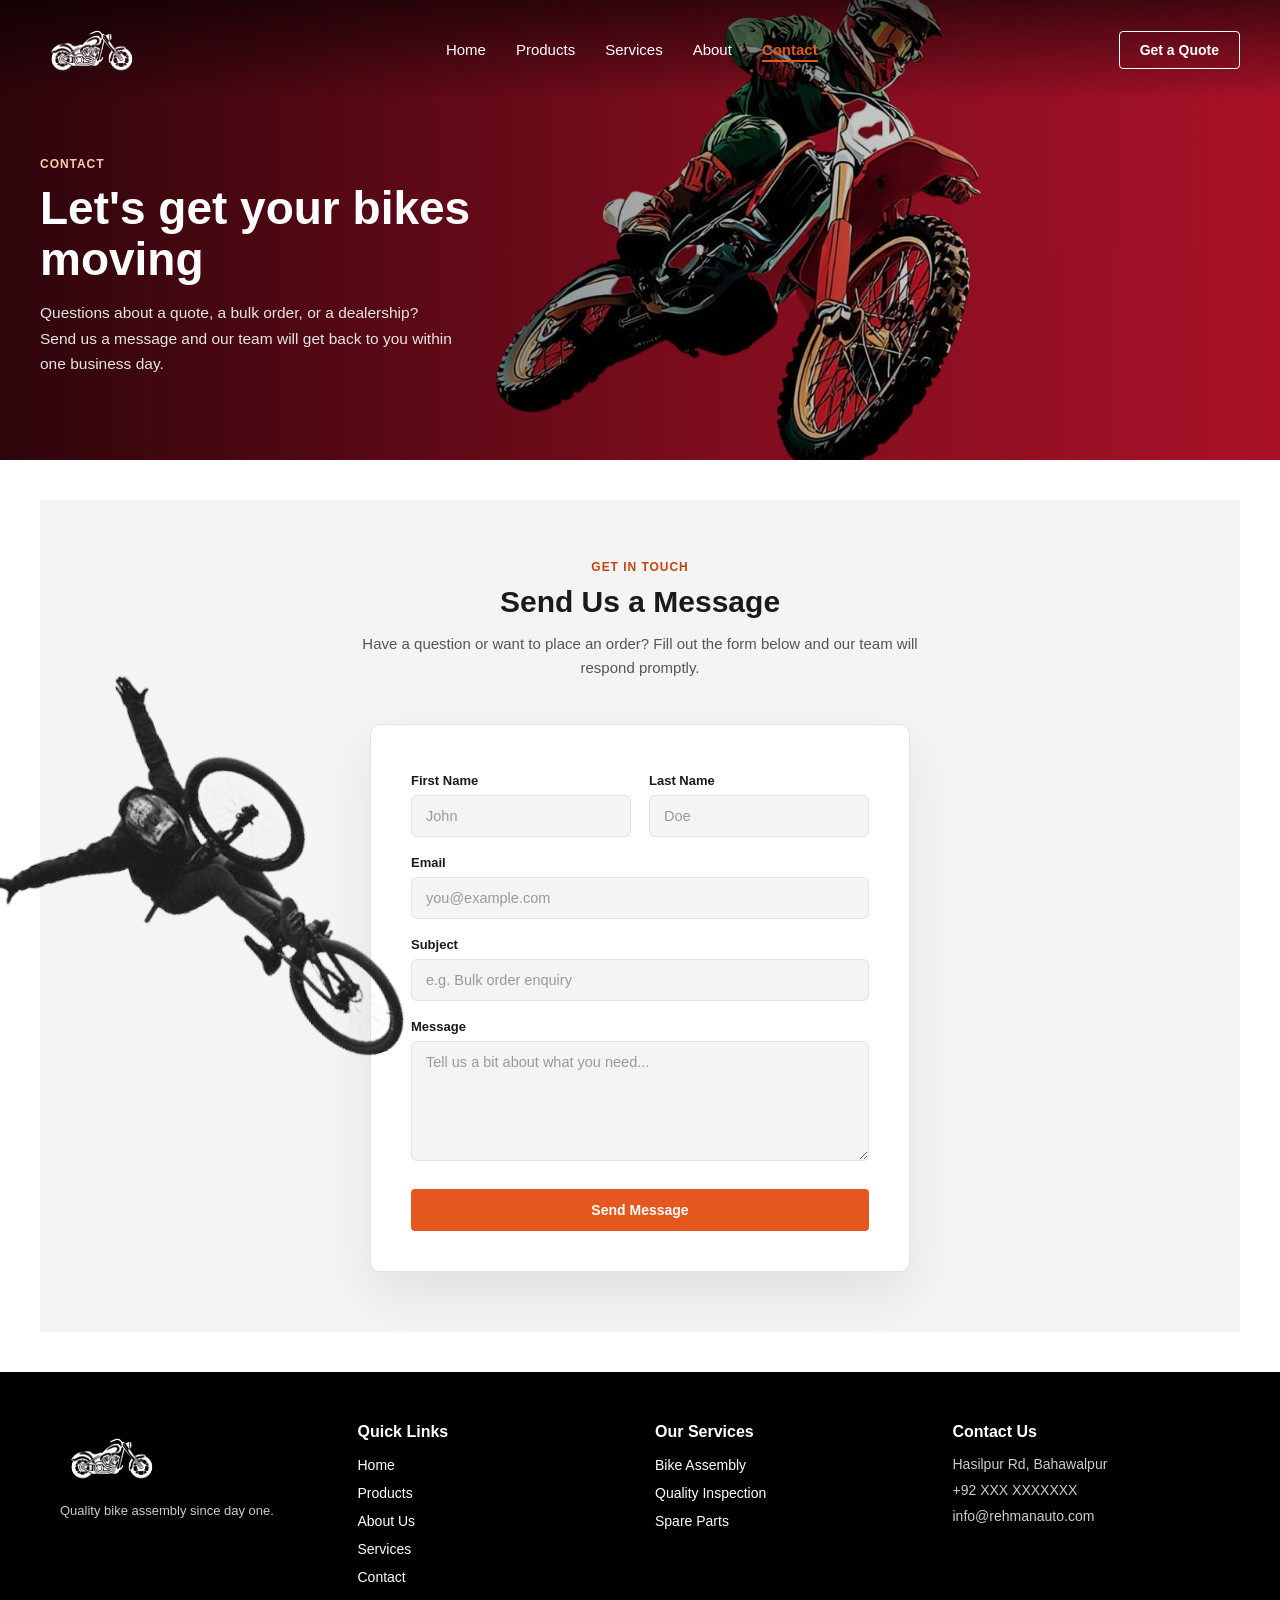
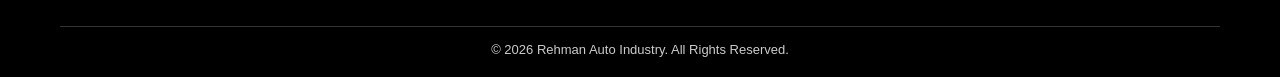
<file: contact.html>
<!DOCTYPE html>
<html lang="en">
<head>
  <meta charset="UTF-8">
  <meta name="viewport" content="width=device-width, initial-scale=1.0">
  <title>Rehman Auto Industry - Contact</title>
  <meta name="description" content="Get in touch with Rehman Auto Industry — request a quote, ask about bulk orders, or reach our Bahawalpur workshop.">

  <link rel="stylesheet" href="css/style.css">

  <!-- Hero + contact form styles: scoped so nothing here fights with css/style.css -->
  <style>
    /* Header floats transparently over the hero image, in white */
    body.contact .site-header {
      position: absolute;
      top: 0;
      left: 0;
      width: 100%;
      background: transparent;
      border-bottom: none;
      z-index: 30;
    }
    body.contact .site-header nav ul li a { color: #ffffff; }
    body.contact .site-header nav ul li a:hover { color: #ffc9a8; }
    body.contact .site-header nav ul li a.active { color: var(--accent); }
    body.contact .hamburger-btn span { background-color: #ffffff; }

    /* Full-bleed hero image, breaks out of main's padding */
    .hero {
      position: relative;
      overflow: hidden;
      margin: -40px -40px 40px;
      width: calc(100% + 80px);
      min-height: 460px;
      display: flex;
      align-items: center;
      padding: 130px 40px 60px;
    }

    .hero-bg-img {
      position: absolute;
      inset: 0;
      width: 100%;
      height: 100%;
      object-fit: cover;
      z-index: 0;
    }

    .hero::after {
      content: "";
      position: absolute;
      inset: 0;
      background:
        linear-gradient(180deg, rgba(0,0,0,.6) 0%, rgba(0,0,0,0) 22%),
        linear-gradient(90deg, rgba(0,0,0,.74) 0%, rgba(0,0,0,.30) 55%, rgba(0,0,0,.05) 100%);
      z-index: 1;
    }

    .hero-text {
      position: relative;
      z-index: 2;
      max-width: 480px;
    }

    .hero-text .eyebrow {
      display: inline-block;
      font-size: 12px;
      font-weight: bold;
      letter-spacing: 0.08em;
      text-transform: uppercase;
      color: #ffc9a8;
      margin-bottom: 12px;
    }

    .hero-text h1 {
      font-size: clamp(28px, 3.6vw, 46px);
      line-height: 1.1;
      margin: 0 0 16px;
      font-weight: bold;
      color: #ffffff;
    }

    .hero-text p {
      font-size: 15.5px;
      line-height: 1.65;
      color: #e6e6e6;
      margin: 0;
      max-width: 48ch;
    }

    /* ---------------- CONTACT FORM SECTION ---------------- */
    .contact-section {
      background-color: var(--grey-alt);
    }

    .contact-intro {
      text-align: center;
      max-width: 560px;
      margin: 0 auto 44px;
    }

    .contact-intro .eyebrow {
      display: block;
    }

    .contact-intro h2 {
      font-size: 30px;
      line-height: 1.2;
      margin-bottom: 12px;
    }

    .contact-intro p {
      font-size: 15px;
      line-height: 1.6;
      color: #555555;
    }

    /* Card that the "pins" attach to, like a form pinned to a board */
    .contact-form-wrap {
      position: relative;
      max-width: 540px;
      margin: 0 auto;
      background-color: #ffffff;
      border: 1px solid var(--line);
      border-radius: 10px;
      box-shadow: 0 24px 50px rgba(0,0,0,0.08);
      padding: 48px 40px 40px;
    }

    .form-pin {
      position: absolute;
      width: 170px;
      height: auto;
      z-index: 3;
      pointer-events: none;
      user-select: none;
    }

    .form-pin-1 {
      width: 480px;
      top: -90px;
      left: calc(-50vw + 270px - 35px);
      transform: rotate(-18deg);
    }

    .contact-form {
      position: relative;
      z-index: 2;
    }

    .form-row {
      display: grid;
      grid-template-columns: 1fr 1fr;
      gap: 18px;
    }

    .form-group {
      margin-bottom: 18px;
    }

    .form-group label {
      display: block;
      font-size: 13px;
      font-weight: bold;
      color: var(--ink);
      margin-bottom: 7px;
    }

    .form-group input,
    .form-group textarea {
      width: 100%;
      font-family: inherit;
      font-size: 14.5px;
      color: var(--ink);
      background-color: var(--grey-alt);
      border: 1px solid var(--line);
      border-radius: 6px;
      padding: 12px 14px;
      transition: border-color 0.2s ease, background-color 0.2s ease, box-shadow 0.2s ease;
    }

    .form-group input::placeholder,
    .form-group textarea::placeholder {
      color: #999999;
    }

    .form-group input:focus,
    .form-group textarea:focus {
      outline: none;
      border-color: var(--accent);
      background-color: #ffffff;
      box-shadow: 0 0 0 3px var(--accent-tint);
    }

    .form-group textarea {
      resize: vertical;
      min-height: 120px;
    }

    .form-submit {
      width: 100%;
      text-align: center;
      margin-top: 6px;
      border: none;
    }

    /* ---------------- mobile ---------------- */
    @media (max-width: 768px) {
      .hero {
        margin: -24px -20px 24px;
        width: calc(100% + 40px);
        min-height: 380px;
        padding: 100px 20px 40px;
      }
      .hero-text {
        max-width: none;
      }

      .contact-intro h2 {
        font-size: 25px;
      }

      .contact-form-wrap {
        padding: 44px 22px 32px;
        border-radius: 8px;
      }

      .form-row {
        grid-template-columns: 1fr;
        gap: 0;
      }

      .form-pin {
        width: 100px;
      }

      .form-pin-1 {
        width: 180px;
        top: -60px;
        left: 12px;
      }
    }
  </style>
</head>
<body class="contact">

  <header class="site-header">
    <div class="logo">
      <img src="images/logo.svg" alt="Rehman Auto Industry Logo">
    </div>

    <nav class="desktop-nav">
      <ul>
        <li><a href="index.html">Home</a></li>
        <li><a href="products.html">Products</a></li>
        <li><a href="services.html">Services</a></li>
        <li><a href="about.html">About</a></li>
        <li><a href="contact.html" class="active">Contact</a></li>
      </ul>
    </nav>

    <div class="header-actions">
      <a href="contact.html" class="btn btn-outline-light">Get a Quote</a>
    </div>

    <button class="hamburger-btn" id="hamburgerBtn" aria-label="Open menu">
      <span></span>
      <span></span>
      <span></span>
    </button>
  </header>

  <!-- Mobile sidebar -->
  <div class="mobile-sidebar" id="mobileSidebar">
    <button class="close-btn" id="closeBtn" aria-label="Close menu">&times;</button>
    <nav>
      <ul>
        <li><a href="index.html">Home</a></li>
        <li><a href="products.html">Products</a></li>
        <li><a href="services.html">Services</a></li>
        <li><a href="about.html">About</a></li>
        <li><a href="contact.html">Contact</a></li>
      </ul>
    </nav>
  </div>
  <div class="sidebar-overlay" id="sidebarOverlay"></div>

  <main>

    <section class="hero hero-contact">
      <img class="hero-bg-img" src="images/hero-contact.svg" alt="Rehman Auto Industry workshop team ready to help">

      <div class="hero-text">
        <span class="eyebrow" data-reveal="up">Contact</span>
        <h1 data-reveal="up" style="--reveal-delay:100ms">Let's get your bikes moving</h1>
        <p data-reveal="up" style="--reveal-delay:200ms">Questions about a quote, a bulk order, or a dealership? Send us a message and our team will get back to you within one business day.</p>
      </div>
    </section>

    <!-- ================= CONTACT FORM ================= -->
    <section class="contact-section">
      <div class="container">

        <div class="contact-intro" data-reveal="up">
          <span class="eyebrow">Get in touch</span>
          <h2>Send Us a Message</h2>
          <p>Have a question or want to place an order? Fill out the form below and our team will respond promptly.</p>
        </div>

        <div class="contact-form-wrap" data-reveal="up" style="--reveal-delay:120ms">
          <img class="form-pin form-pin-1" src="images/c1.svg" alt="" aria-hidden="true">

          <form class="contact-form" action="#" method="POST">
            <div class="form-row">
              <div class="form-group">
                <label for="firstName">First Name</label>
                <input type="text" id="firstName" name="firstName" placeholder="John" required>
              </div>
              <div class="form-group">
                <label for="lastName">Last Name</label>
                <input type="text" id="lastName" name="lastName" placeholder="Doe" required>
              </div>
            </div>

            <div class="form-group">
              <label for="email">Email</label>
              <input type="email" id="email" name="email" placeholder="you@example.com" required>
            </div>

            <div class="form-group">
              <label for="subject">Subject</label>
              <input type="text" id="subject" name="subject" placeholder="e.g. Bulk order enquiry" required>
            </div>

            <div class="form-group">
              <label for="message">Message</label>
              <textarea id="message" name="message" rows="5" placeholder="Tell us a bit about what you need..." required></textarea>
            </div>

            <button type="submit" class="btn btn-primary form-submit">Send Message</button>
          </form>
        </div>

      </div>
    </section>

  </main>

  <!-- Back to top -->
  <button id="backToTop" class="back-to-top" aria-label="Back to top">
    <svg viewBox="0 0 24 24" fill="none" stroke="currentColor" stroke-width="2" stroke-linecap="round" stroke-linejoin="round"><path d="M18 15l-6-6-6 6"/></svg>
  </button>

  <footer class="site-footer">
    <div class="footer-columns">
      <div class="footer-col">
        <img src="images/logo.svg" alt="Rehman Auto Industry Logo" class="footer-logo">
        <p class="footer-tagline">Quality bike assembly since day one.</p>
      </div>

      <div class="footer-col">
        <h4>Quick Links</h4>
        <ul>
          <li><a href="index.html">Home</a></li>
          <li><a href="products.html">Products</a></li>
          <li><a href="about.html">About Us</a></li>
          <li><a href="services.html">Services</a></li>
          <li><a href="contact.html">Contact</a></li>
        </ul>
      </div>

      <div class="footer-col">
        <h4>Our Services</h4>
        <ul>
          <li><a href="services.html">Bike Assembly</a></li>
          <li><a href="services.html">Quality Inspection</a></li>
          <li><a href="services.html">Spare Parts</a></li>
        </ul>
      </div>

      <div class="footer-col">
        <h4>Contact Us</h4>
        <ul class="footer-contact">
          <li>Hasilpur Rd, Bahawalpur</li>
          <li>+92 XXX XXXXXXX</li>
          <li>info@rehmanauto.com</li>
        </ul>
      </div>
    </div>

    <!-- Minimal mobile footer -->
    <div class="footer-mobile">
      <img src="images/logo.svg" alt="Rehman Auto Industry Logo" class="footer-logo-mobile">
      <nav class="footer-mobile-nav">
        <ul>
          <li><a href="index.html">Home</a></li>
          <li><a href="products.html">Products</a></li>
          <li><a href="services.html">Services</a></li>
          <li><a href="about.html">About</a></li>
          <li><a href="contact.html">Contact</a></li>
        </ul>
      </nav>
    </div>

    <div class="footer-bottom">
      &copy; 2026 Rehman Auto Industry. All Rights Reserved.
    </div>
  </footer>

  <script src="js/script.js"></script>
  <script src="js/animations.js"></script>
</body>
</html>
</file>
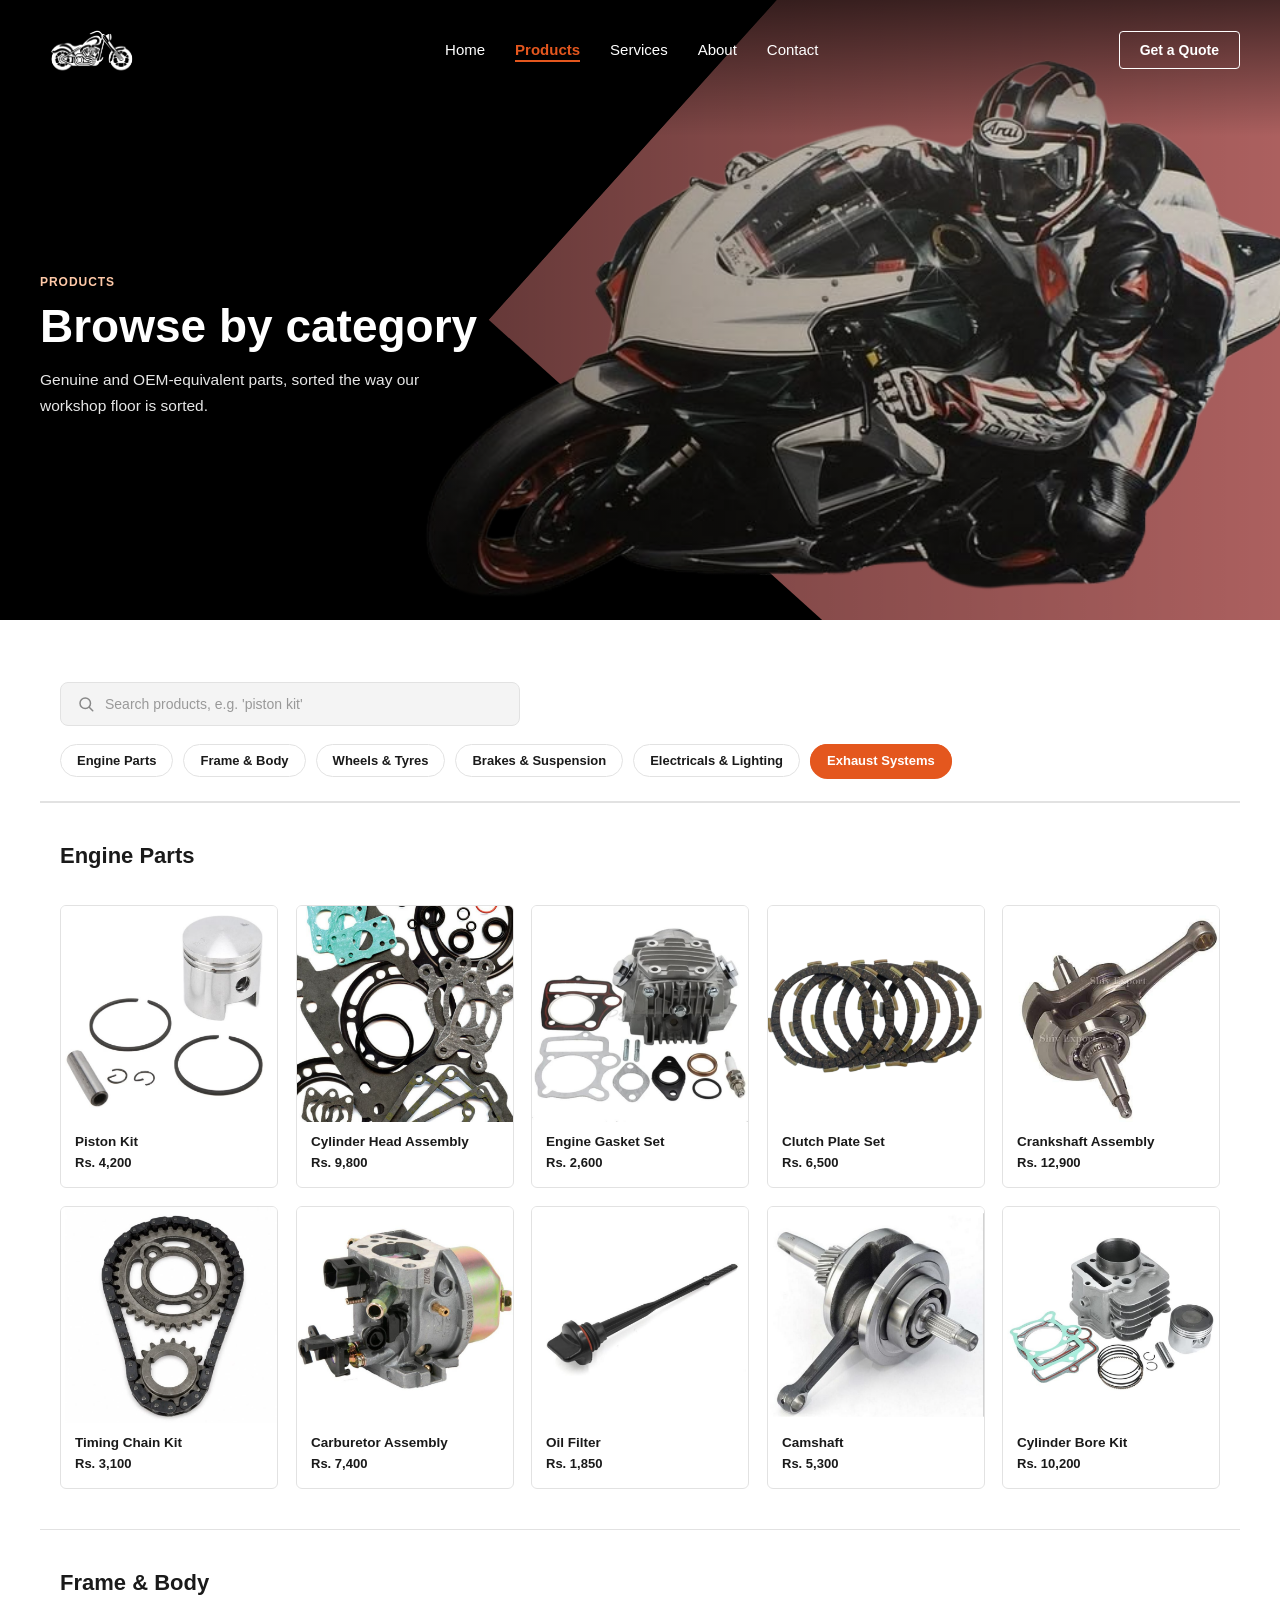
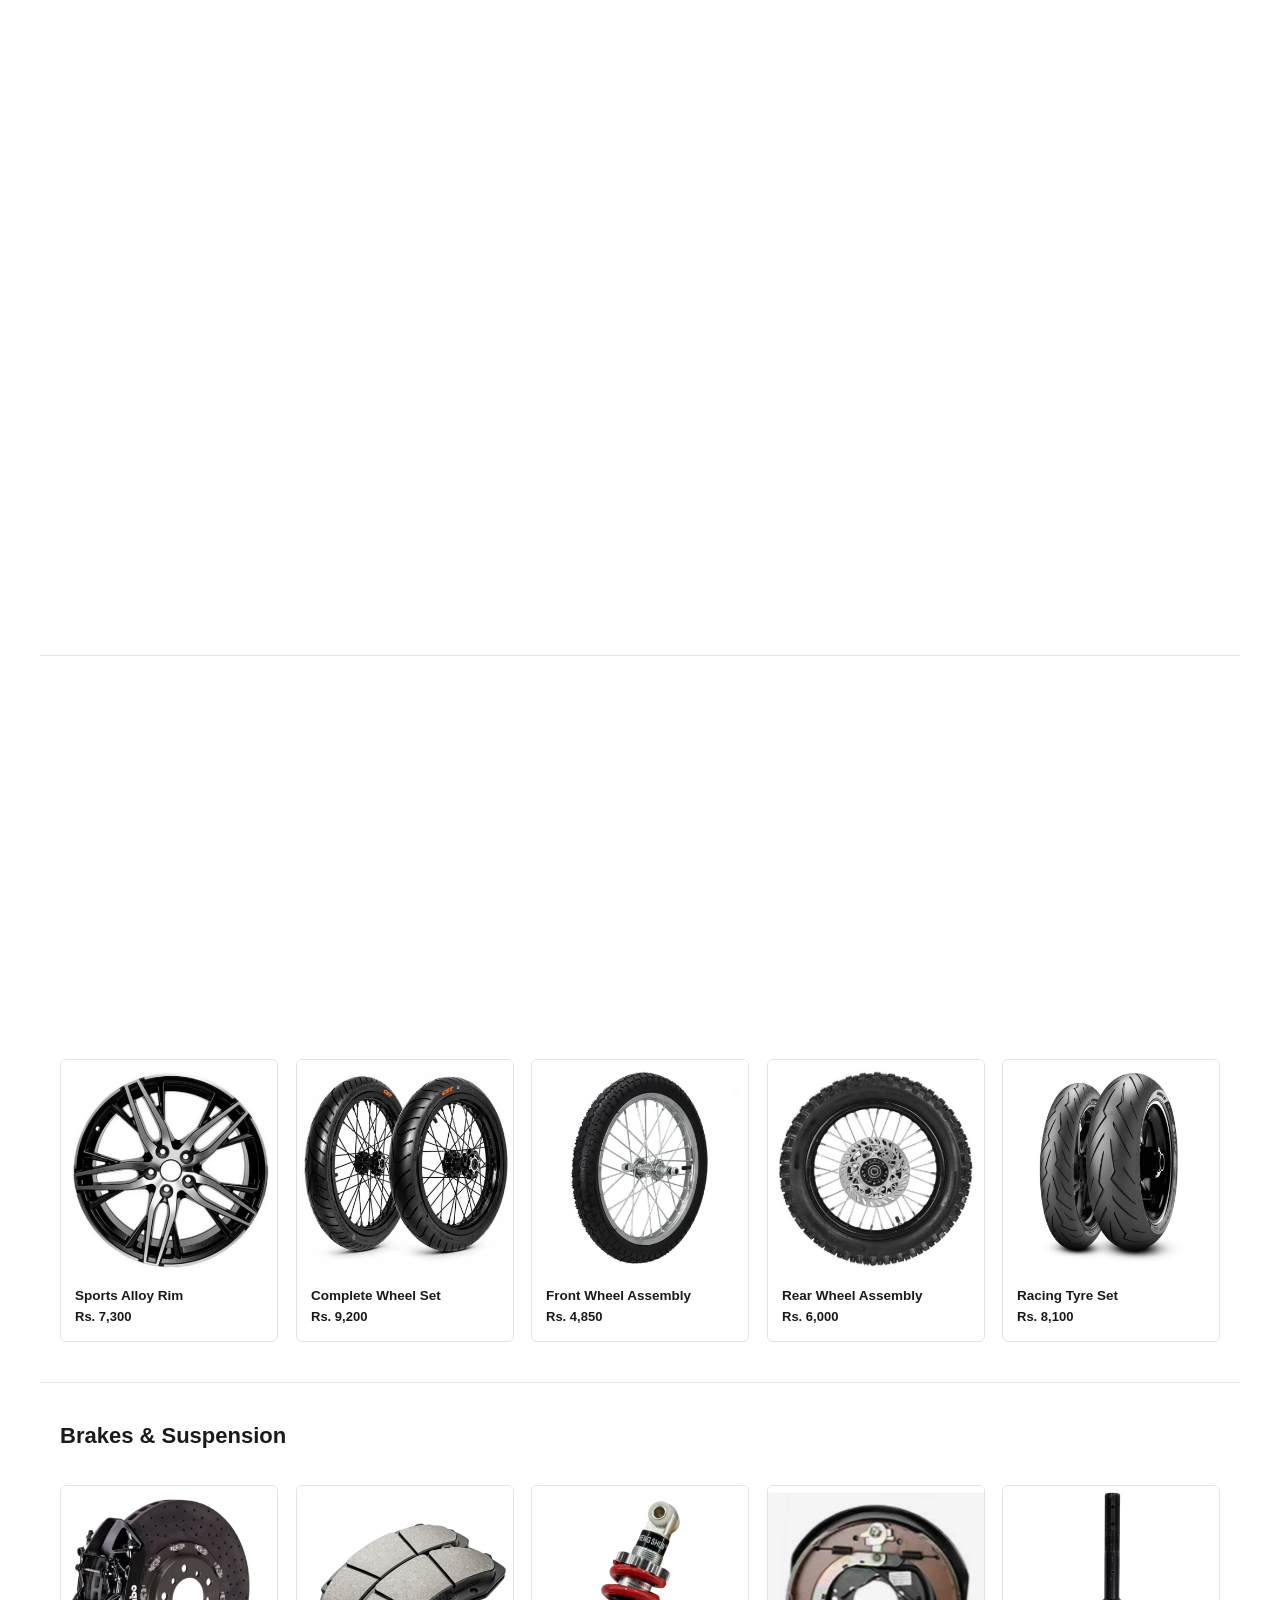
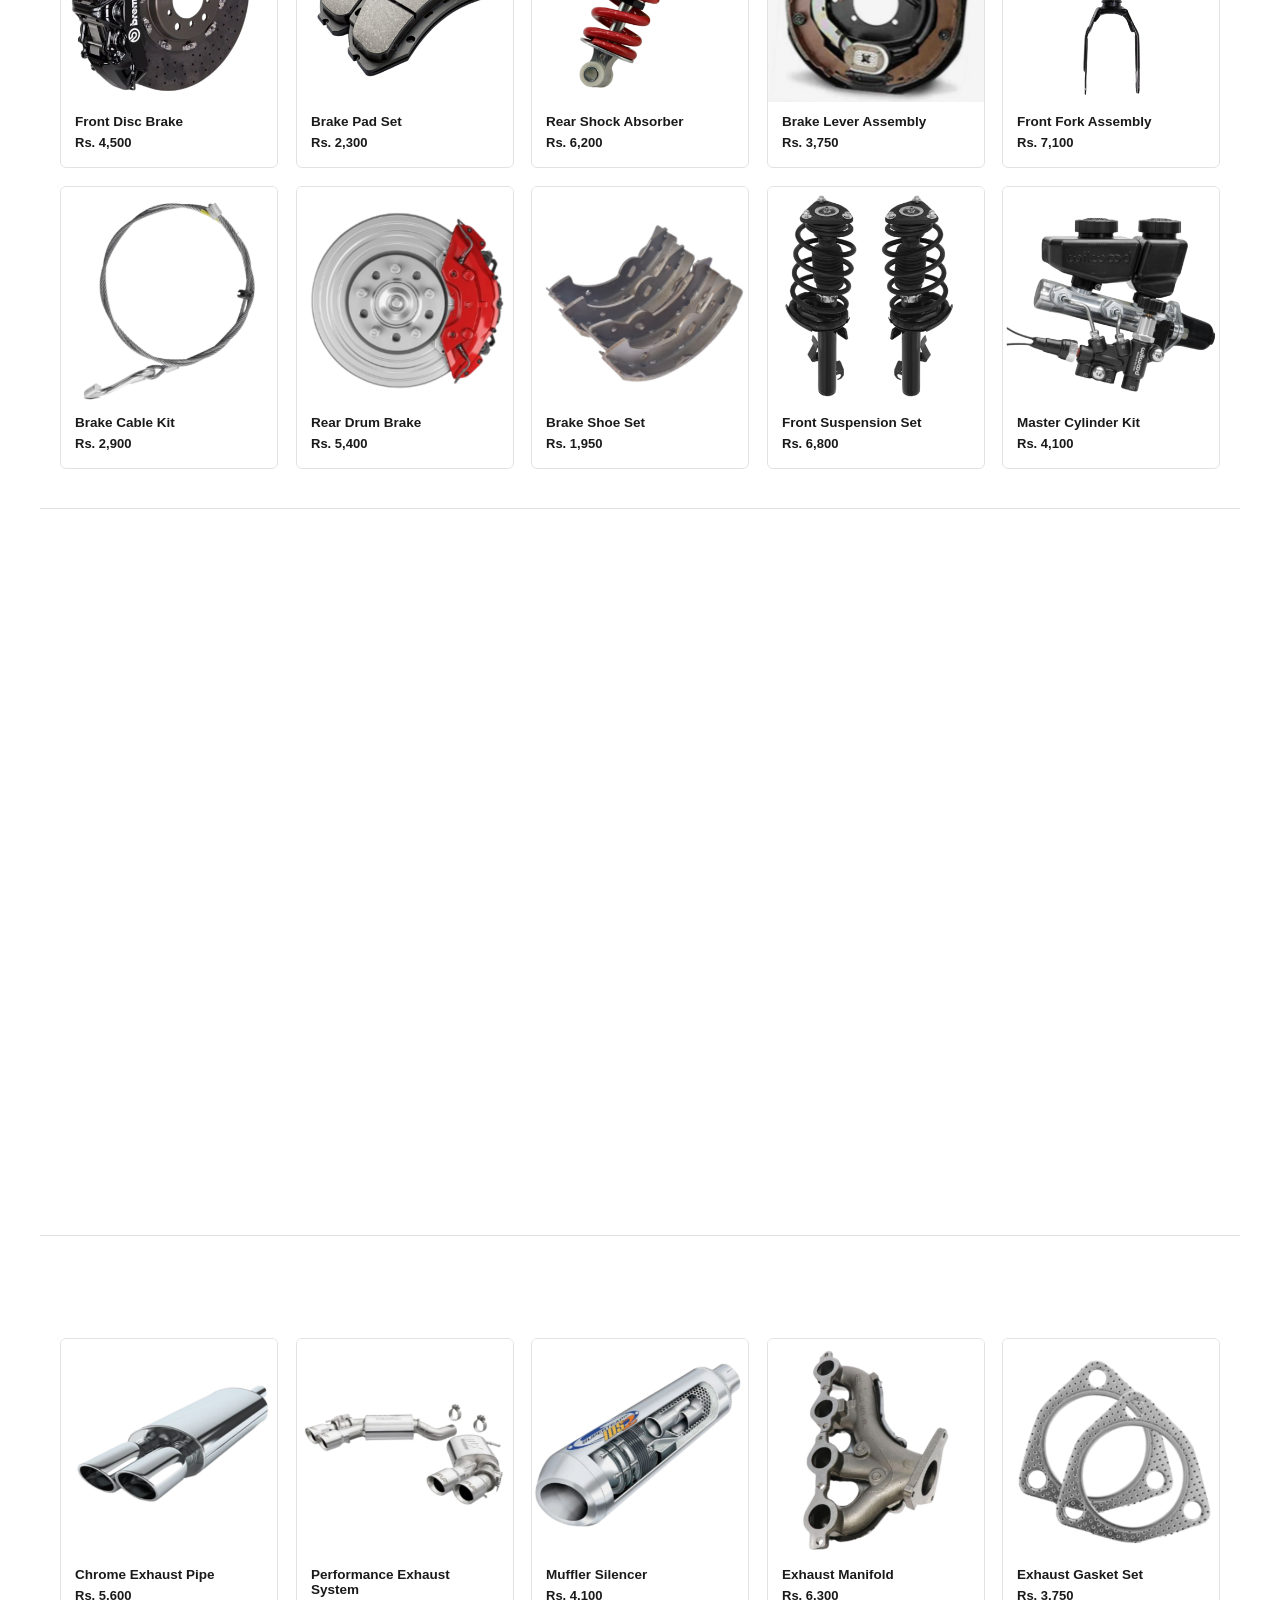
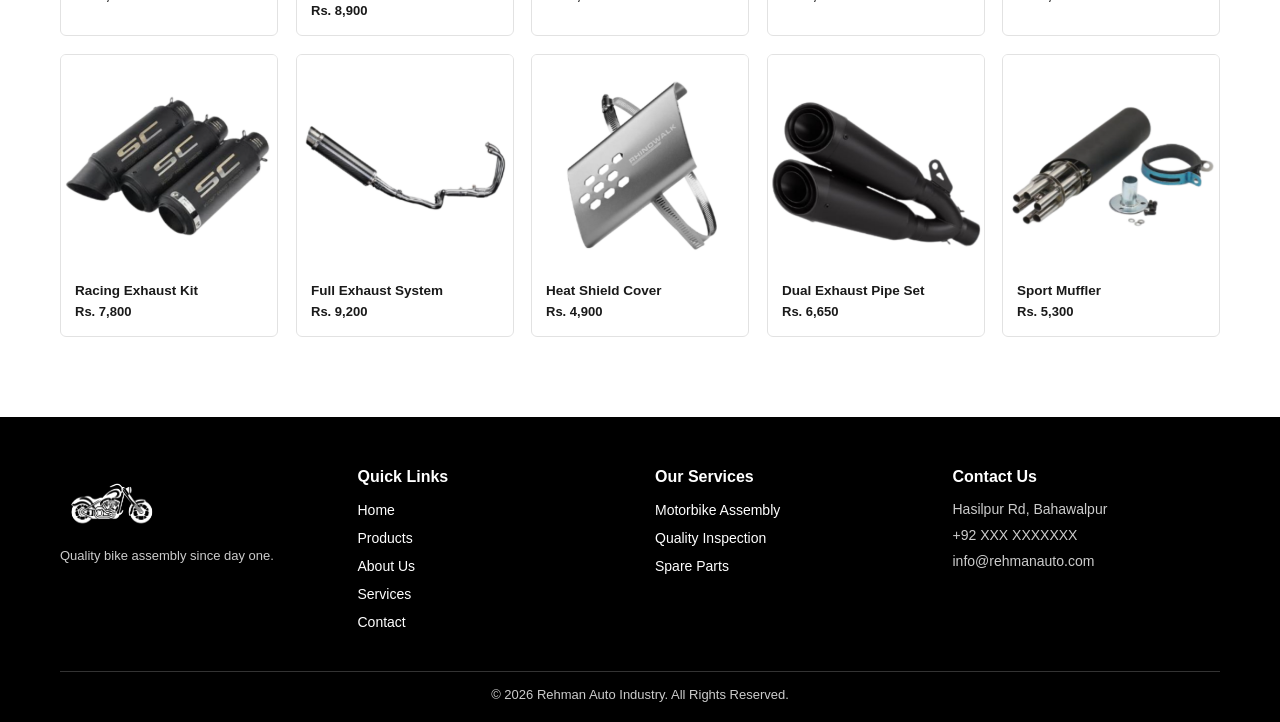
<file: products.html>
<!DOCTYPE html>
<html lang="en">
<head>
  <meta charset="UTF-8">
  <meta name="viewport" content="width=device-width, initial-scale=1.0">
  <title>Rehman Auto Industry - Products</title>
  <link rel="stylesheet" href="css/style.css">

  <!-- Hero section styles: scoped to .hero / .products-header so nothing here fights with css/style.css -->
  <style>
    /* Header floats transparently over the hero image, in white */
    body.products .site-header {
      position: absolute;
      top: 0;
      left: 0;
      width: 100%;
      background: transparent;
      border-bottom: none;
      z-index: 30;
    }
    body.products .site-header nav ul li a { color: #ffffff; }
    body.products .site-header nav ul li a:hover { color: #ffc9a8; }
    body.products .site-header nav ul li a.active { color: var(--accent); }
    body.products .hamburger-btn span { background-color: #ffffff; }

    /* Full-bleed hero image, breaks out of main's padding */
    .hero {
      position: relative;
      overflow: hidden;
      margin: -40px -40px 40px;
      width: calc(100% + 80px);
      min-height: 620px;
      display: flex;
      align-items: center;
      padding: 130px 40px 60px;
    }

    .hero-bg-img {
      position: absolute;
      inset: 0;
      width: 100%;
      height: 100%;
      object-fit: cover;
      z-index: 0;
    }

    .hero::after {
      content: "";
      position: absolute;
      inset: 0;
      background:
        linear-gradient(180deg, rgba(0,0,0,.6) 0%, rgba(0,0,0,0) 22%),
        linear-gradient(90deg, rgba(0,0,0,.74) 0%, rgba(0,0,0,.30) 55%, rgba(0,0,0,.05) 100%);
      z-index: 1;
    }

    .hero-text {
      position: relative;
      z-index: 2;
      max-width: 480px;
    }

    .hero-text .eyebrow {
      display: inline-block;
      font-size: 12px;
      font-weight: bold;
      letter-spacing: 0.08em;
      text-transform: uppercase;
      color: #ffc9a8;
      margin-bottom: 12px;
    }

    .hero-text h1 {
      font-size: clamp(28px, 3.6vw, 46px);
      line-height: 1.1;
      margin: 0 0 16px;
      font-weight: bold;
      color: #ffffff;
    }

    .hero-text p {
      font-size: 15.5px;
      line-height: 1.65;
      color: #e6e6e6;
      margin: 0;
      max-width: 48ch;
    }

    /* ---------------- mobile ---------------- */
    @media (max-width: 768px) {
      .hero {
        margin: -24px -20px 24px;
        width: calc(100% + 40px);
        min-height: 520px;
        padding: 100px 20px 40px;
      }
      .hero-text {
        max-width: none;
      }
    }
  </style>
</head>
<body class="products">

  <header class="site-header">
    <div class="logo">
      <img src="images/logo.svg" alt="Rehman Auto Industry Logo">
    </div>

    <nav class="desktop-nav">
      <ul>
        <li><a href="index.html">Home</a></li>
        <li><a href="products.html" class="active">Products</a></li>
        <li><a href="services.html">Services</a></li>
        <li><a href="about.html">About</a></li>
        <li><a href="contact.html">Contact</a></li>
      </ul>
    </nav>

    <div class="header-actions">
      <a href="contact.html" class="btn btn-outline-light">Get a Quote</a>
    </div>

    <button class="hamburger-btn" id="hamburgerBtn" aria-label="Open menu">
      <span></span>
      <span></span>
      <span></span>
    </button>
  </header>

  <!-- Mobile sidebar -->
  <div class="mobile-sidebar" id="mobileSidebar">
    <button class="close-btn" id="closeBtn" aria-label="Close menu">&times;</button>
    <nav>
      <ul>
        <li><a href="index.html">Home</a></li>
        <li><a href="products.html">Products</a></li>
        <li><a href="services.html">Services</a></li>
        <li><a href="about.html">About</a></li>
        <li><a href="contact.html">Contact</a></li>
      </ul>
    </nav>
  </div>
  <div class="sidebar-overlay" id="sidebarOverlay"></div>

  <main>

    <section class="hero">
      <img class="hero-bg-img" src="images/hero-products.svg" alt="Genuine motorbike parts on display at Rehman Auto Industry">

      <div class="hero-text">
        <span class="eyebrow" data-reveal="up">Products</span>
        <h1 data-reveal="up" style="--reveal-delay:100ms">Browse by category</h1>
        <p data-reveal="up" style="--reveal-delay:200ms">Genuine and OEM-equivalent parts, sorted the way our workshop floor is sorted.</p>
      </div>
    </section>

    <section class="product-toolbar">
      <div class="container">
        <div class="search-bar" data-reveal="up">
          <svg viewBox="0 0 24 24" fill="none" stroke="currentColor" stroke-width="2" stroke-linecap="round" stroke-linejoin="round"><circle cx="11" cy="11" r="7"/><path d="m21 21-4.35-4.35"/></svg>
          <input type="text" id="productSearch" placeholder="Search products, e.g. 'piston kit'" aria-label="Search products">
          <button type="button" class="search-clear" id="searchClear" aria-label="Clear search">&times;</button>
        </div>

        <nav class="category-quicknav" id="categoryQuicknav" aria-label="Jump to category" data-reveal="up" style="--reveal-delay:120ms">
          <span class="qn-pill" aria-hidden="true"></span>
          <a href="#engine-parts" class="qn-link">Engine Parts</a>
          <a href="#frame-body" class="qn-link">Frame &amp; Body</a>
          <a href="#wheels-tyres" class="qn-link">Wheels &amp; Tyres</a>
          <a href="#brakes-suspension" class="qn-link">Brakes &amp; Suspension</a>
          <a href="#electricals-lighting" class="qn-link">Electricals &amp; Lighting</a>
          <a href="#exhaust-systems" class="qn-link">Exhaust Systems</a>
        </nav>

        <p class="search-empty" id="searchEmpty" hidden>No products match your search. Try a different keyword.</p>
      </div>
    </section>

    <section class="product-category" id="engine-parts">
      <div class="container">
        <div class="section-head" data-reveal="up">
          <h2>Engine Parts</h2>
        </div>

        <div class="product-grid">
          <div class="product-card" data-reveal="up">
            <div class="thumb">
              <img src="images/p1.png" alt="Piston Kit">
            </div>
            <div class="body">
              <h4>Piston Kit</h4>
              <span class="price">Rs. 4,200</span>
            </div>
          </div>

          <div class="product-card" data-reveal="up">
            <div class="thumb">
              <img src="images/p2.png" alt="Cylinder Head Assembly">
            </div>
            <div class="body">
              <h4>Cylinder Head Assembly</h4>
              <span class="price">Rs. 9,800</span>
            </div>
          </div>

          <div class="product-card" data-reveal="up">
            <div class="thumb">
              <img src="images/p3.png" alt="Engine Gasket Set">
            </div>
            <div class="body">
              <h4>Engine Gasket Set</h4>
              <span class="price">Rs. 2,600</span>
            </div>
          </div>

          <div class="product-card" data-reveal="up">
            <div class="thumb">
              <img src="images/p4.png" alt="Clutch Plate Set">
            </div>
            <div class="body">
              <h4>Clutch Plate Set</h4>
              <span class="price">Rs. 6,500</span>
            </div>
          </div>

          <div class="product-card" data-reveal="up">
            <div class="thumb">
              <img src="images/p5.png" alt="Crankshaft Assembly">
            </div>
            <div class="body">
              <h4>Crankshaft Assembly</h4>
              <span class="price">Rs. 12,900</span>
            </div>
          </div>

          <div class="product-card" data-reveal="up">
            <div class="thumb">
              <img src="images/p6.png" alt="Timing Chain Kit">
            </div>
            <div class="body">
              <h4>Timing Chain Kit</h4>
              <span class="price">Rs. 3,100</span>
            </div>
          </div>

          <div class="product-card" data-reveal="up">
            <div class="thumb">
              <img src="images/p7.png" alt="Carburetor Assembly">
            </div>
            <div class="body">
              <h4>Carburetor Assembly</h4>
              <span class="price">Rs. 7,400</span>
            </div>
          </div>

          <div class="product-card" data-reveal="up">
            <div class="thumb">
              <img src="images/p8.png" alt="Oil Filter">
            </div>
            <div class="body">
              <h4>Oil Filter</h4>
              <span class="price">Rs. 1,850</span>
            </div>
          </div>

          <div class="product-card" data-reveal="up">
            <div class="thumb">
              <img src="images/p9.png" alt="Camshaft">
            </div>
            <div class="body">
              <h4>Camshaft</h4>
              <span class="price">Rs. 5,300</span>
            </div>
          </div>

          <div class="product-card" data-reveal="up">
            <div class="thumb">
              <img src="images/p10.png" alt="Cylinder Bore Kit">
            </div>
            <div class="body">
              <h4>Cylinder Bore Kit</h4>
              <span class="price">Rs. 10,200</span>
            </div>
          </div>
        </div>
      </div>
    </section>

    <section class="product-category" id="frame-body">
      <div class="container">
        <div class="section-head" data-reveal="up">
          <h2>Frame & Body</h2>
        </div>

        <div class="product-grid">
          <div class="product-card" data-reveal="up">
            <div class="thumb">
              <img src="images/p11.png" alt="Side Panel Set">
            </div>
            <div class="body">
              <h4>Side Panel Set</h4>
              <span class="price">Rs. 3,600</span>
            </div>
          </div>

          <div class="product-card" data-reveal="up">
            <div class="thumb">
              <img src="images/p12.png" alt="Main Frame Chassis">
            </div>
            <div class="body">
              <h4>Main Frame Chassis</h4>
              <span class="price">Rs. 8,900</span>
            </div>
          </div>

          <div class="product-card" data-reveal="up">
            <div class="thumb">
              <img src="images/p13.png" alt="Fuel Tank">
            </div>
            <div class="body">
              <h4>Fuel Tank</h4>
              <span class="price">Rs. 4,200</span>
            </div>
          </div>

          <div class="product-card" data-reveal="up">
            <div class="thumb">
              <img src="images/p14.png" alt="Mudguard Set">
            </div>
            <div class="body">
              <h4>Mudguard Set</h4>
              <span class="price">Rs. 2,750</span>
            </div>
          </div>

          <div class="product-card" data-reveal="up">
            <div class="thumb">
              <img src="images/p15.png" alt="Seat Assembly">
            </div>
            <div class="body">
              <h4>Seat Assembly</h4>
              <span class="price">Rs. 6,100</span>
            </div>
          </div>

          <div class="product-card" data-reveal="up">
            <div class="thumb">
              <img src="images/p16.png" alt="Complete Body Kit">
            </div>
            <div class="body">
              <h4>Complete Body Kit</h4>
              <span class="price">Rs. 9,500</span>
            </div>
          </div>

          <div class="product-card" data-reveal="up">
            <div class="thumb">
              <img src="images/p17.png" alt="Handle Grip Set">
            </div>
            <div class="body">
              <h4>Handle Grip Set</h4>
              <span class="price">Rs. 3,300</span>
            </div>
          </div>

          <div class="product-card" data-reveal="up">
            <div class="thumb">
              <img src="images/p18.png" alt="Chain Cover">
            </div>
            <div class="body">
              <h4>Chain Cover</h4>
              <span class="price">Rs. 5,800</span>
            </div>
          </div>

          <div class="product-card" data-reveal="up">
            <div class="thumb">
              <img src="images/p19.png" alt="Rear Carrier Rack">
            </div>
            <div class="body">
              <h4>Rear Carrier Rack</h4>
              <span class="price">Rs. 7,200</span>
            </div>
          </div>

          <div class="product-card" data-reveal="up">
            <div class="thumb">
              <img src="images/p20.png" alt="Footrest Set">
            </div>
            <div class="body">
              <h4>Footrest Set</h4>
              <span class="price">Rs. 4,650</span>
            </div>
          </div>
        </div>
      </div>
    </section>

    <section class="product-category" id="wheels-tyres">
      <div class="container">
        <div class="section-head" data-reveal="up">
          <h2>Wheels & Tyres</h2>
        </div>

        <div class="product-grid">
          <div class="product-card" data-reveal="up">
            <div class="thumb">
              <img src="images/p21.png" alt="Alloy Rim Set">
            </div>
            <div class="body">
              <h4>Alloy Rim Set</h4>
              <span class="price">Rs. 5,200</span>
            </div>
          </div>

          <div class="product-card" data-reveal="up">
            <div class="thumb">
              <img src="images/p22.png" alt="Tubeless Tyre Pair">
            </div>
            <div class="body">
              <h4>Tubeless Tyre Pair</h4>
              <span class="price">Rs. 8,400</span>
            </div>
          </div>

          <div class="product-card" data-reveal="up">
            <div class="thumb">
              <img src="images/p23.png" alt="Spoke Wheel Set">
            </div>
            <div class="body">
              <h4>Spoke Wheel Set</h4>
              <span class="price">Rs. 4,100</span>
            </div>
          </div>

          <div class="product-card" data-reveal="up">
            <div class="thumb">
              <img src="images/p24.png" alt="Wheel Hub Assembly">
            </div>
            <div class="body">
              <h4>Wheel Hub Assembly</h4>
              <span class="price">Rs. 6,750</span>
            </div>
          </div>

          <div class="product-card" data-reveal="up">
            <div class="thumb">
              <img src="images/p25.png" alt="Inner Tube Pack">
            </div>
            <div class="body">
              <h4>Inner Tube Pack</h4>
              <span class="price">Rs. 3,900</span>
            </div>
          </div>

          <div class="product-card" data-reveal="up">
            <div class="thumb">
              <img src="images/p26.png" alt="Sports Alloy Rim">
            </div>
            <div class="body">
              <h4>Sports Alloy Rim</h4>
              <span class="price">Rs. 7,300</span>
            </div>
          </div>

          <div class="product-card" data-reveal="up">
            <div class="thumb">
              <img src="images/p27.png" alt="Complete Wheel Set">
            </div>
            <div class="body">
              <h4>Complete Wheel Set</h4>
              <span class="price">Rs. 9,200</span>
            </div>
          </div>

          <div class="product-card" data-reveal="up">
            <div class="thumb">
              <img src="images/p28.png" alt="Front Wheel Assembly">
            </div>
            <div class="body">
              <h4>Front Wheel Assembly</h4>
              <span class="price">Rs. 4,850</span>
            </div>
          </div>

          <div class="product-card" data-reveal="up">
            <div class="thumb">
              <img src="images/p29.png" alt="Rear Wheel Assembly">
            </div>
            <div class="body">
              <h4>Rear Wheel Assembly</h4>
              <span class="price">Rs. 6,000</span>
            </div>
          </div>

          <div class="product-card" data-reveal="up">
            <div class="thumb">
              <img src="images/p30.png" alt="Racing Tyre Set">
            </div>
            <div class="body">
              <h4>Racing Tyre Set</h4>
              <span class="price">Rs. 8,100</span>
            </div>
          </div>
        </div>
      </div>
    </section>

    <section class="product-category" id="brakes-suspension">
      <div class="container">
        <div class="section-head" data-reveal="up">
          <h2>Brakes & Suspension</h2>
        </div>

        <div class="product-grid">
          <div class="product-card" data-reveal="up">
            <div class="thumb">
              <img src="images/p31.png" alt="Front Disc Brake">
            </div>
            <div class="body">
              <h4>Front Disc Brake</h4>
              <span class="price">Rs. 4,500</span>
            </div>
          </div>

          <div class="product-card" data-reveal="up">
            <div class="thumb">
              <img src="images/p32.png" alt="Brake Pad Set">
            </div>
            <div class="body">
              <h4>Brake Pad Set</h4>
              <span class="price">Rs. 2,300</span>
            </div>
          </div>

          <div class="product-card" data-reveal="up">
            <div class="thumb">
              <img src="images/p33.png" alt="Rear Shock Absorber">
            </div>
            <div class="body">
              <h4>Rear Shock Absorber</h4>
              <span class="price">Rs. 6,200</span>
            </div>
          </div>

          <div class="product-card" data-reveal="up">
            <div class="thumb">
              <img src="images/p34.png" alt="Brake Lever Assembly">
            </div>
            <div class="body">
              <h4>Brake Lever Assembly</h4>
              <span class="price">Rs. 3,750</span>
            </div>
          </div>

          <div class="product-card" data-reveal="up">
            <div class="thumb">
              <img src="images/p35.png" alt="Front Fork Assembly">
            </div>
            <div class="body">
              <h4>Front Fork Assembly</h4>
              <span class="price">Rs. 7,100</span>
            </div>
          </div>

          <div class="product-card" data-reveal="up">
            <div class="thumb">
              <img src="images/p36.png" alt="Brake Cable Kit">
            </div>
            <div class="body">
              <h4>Brake Cable Kit</h4>
              <span class="price">Rs. 2,900</span>
            </div>
          </div>

          <div class="product-card" data-reveal="up">
            <div class="thumb">
              <img src="images/p37.png" alt="Rear Drum Brake">
            </div>
            <div class="body">
              <h4>Rear Drum Brake</h4>
              <span class="price">Rs. 5,400</span>
            </div>
          </div>

          <div class="product-card" data-reveal="up">
            <div class="thumb">
              <img src="images/p38.png" alt="Brake Shoe Set">
            </div>
            <div class="body">
              <h4>Brake Shoe Set</h4>
              <span class="price">Rs. 1,950</span>
            </div>
          </div>

          <div class="product-card" data-reveal="up">
            <div class="thumb">
              <img src="images/p39.png" alt="Front Suspension Set">
            </div>
            <div class="body">
              <h4>Front Suspension Set</h4>
              <span class="price">Rs. 6,800</span>
            </div>
          </div>

          <div class="product-card" data-reveal="up">
            <div class="thumb">
              <img src="images/p40.png" alt="Master Cylinder Kit">
            </div>
            <div class="body">
              <h4>Master Cylinder Kit</h4>
              <span class="price">Rs. 4,100</span>
            </div>
          </div>
        </div>
      </div>
    </section>

    <section class="product-category" id="electricals-lighting">
      <div class="container">
        <div class="section-head" data-reveal="up">
          <h2>Electricals & Lighting</h2>
        </div>

        <div class="product-grid">
          <div class="product-card" data-reveal="up">
            <div class="thumb">
              <img src="images/p41.png" alt="LED Headlight">
            </div>
            <div class="body">
              <h4>LED Headlight</h4>
              <span class="price">Rs. 2,200</span>
            </div>
          </div>

          <div class="product-card" data-reveal="up">
            <div class="thumb">
              <img src="images/p42.png" alt="Turn Signal Set">
            </div>
            <div class="body">
              <h4>Turn Signal Set</h4>
              <span class="price">Rs. 950</span>
            </div>
          </div>

          <div class="product-card" data-reveal="up">
            <div class="thumb">
              <img src="images/p43.png" alt="Digital Speedometer">
            </div>
            <div class="body">
              <h4>Digital Speedometer</h4>
              <span class="price">Rs. 3,600</span>
            </div>
          </div>

          <div class="product-card" data-reveal="up">
            <div class="thumb">
              <img src="images/p44.png" alt="12V Battery">
            </div>
            <div class="body">
              <h4>12V Battery</h4>
              <span class="price">Rs. 1,400</span>
            </div>
          </div>

          <div class="product-card" data-reveal="up">
            <div class="thumb">
              <img src="images/p45.png" alt="Wiring Harness Kit">
            </div>
            <div class="body">
              <h4>Wiring Harness Kit</h4>
              <span class="price">Rs. 4,200</span>
            </div>
          </div>

          <div class="product-card" data-reveal="up">
            <div class="thumb">
              <img src="images/p46.png" alt="Horn">
            </div>
            <div class="body">
              <h4>Horn</h4>
              <span class="price">Rs. 780</span>
            </div>
          </div>

          <div class="product-card" data-reveal="up">
            <div class="thumb">
              <img src="images/p47.png" alt="Tail Light Assembly">
            </div>
            <div class="body">
              <h4>Tail Light Assembly</h4>
              <span class="price">Rs. 2,850</span>
            </div>
          </div>

          <div class="product-card" data-reveal="up">
            <div class="thumb">
              <img src="images/p48.png" alt="Ignition Switch">
            </div>
            <div class="body">
              <h4>Ignition Switch</h4>
              <span class="price">Rs. 1,650</span>
            </div>
          </div>

          <div class="product-card" data-reveal="up">
            <div class="thumb">
              <img src="images/p49.png" alt="CDI Unit">
            </div>
            <div class="body">
              <h4>CDI Unit</h4>
              <span class="price">Rs. 3,300</span>
            </div>
          </div>

          <div class="product-card" data-reveal="up">
            <div class="thumb">
              <img src="images/p50.png" alt="Headlight Relay">
            </div>
            <div class="body">
              <h4>Headlight Relay</h4>
              <span class="price">Rs. 1,100</span>
            </div>
          </div>
        </div>
      </div>
    </section>

    <section class="product-category" id="exhaust-systems">
      <div class="container">
        <div class="section-head" data-reveal="up">
          <h2>Exhaust Systems</h2>
        </div>

        <div class="product-grid">
          <div class="product-card" data-reveal="up">
            <div class="thumb">
              <img src="images/p51.png" alt="Chrome Exhaust Pipe">
            </div>
            <div class="body">
              <h4>Chrome Exhaust Pipe</h4>
              <span class="price">Rs. 5,600</span>
            </div>
          </div>

          <div class="product-card" data-reveal="up">
            <div class="thumb">
              <img src="images/p52.png" alt="Performance Exhaust System">
            </div>
            <div class="body">
              <h4>Performance Exhaust System</h4>
              <span class="price">Rs. 8,900</span>
            </div>
          </div>

          <div class="product-card" data-reveal="up">
            <div class="thumb">
              <img src="images/p53.png" alt="Muffler Silencer">
            </div>
            <div class="body">
              <h4>Muffler Silencer</h4>
              <span class="price">Rs. 4,100</span>
            </div>
          </div>

          <div class="product-card" data-reveal="up">
            <div class="thumb">
              <img src="images/p54.png" alt="Exhaust Manifold">
            </div>
            <div class="body">
              <h4>Exhaust Manifold</h4>
              <span class="price">Rs. 6,300</span>
            </div>
          </div>

          <div class="product-card" data-reveal="up">
            <div class="thumb">
              <img src="images/p55.png" alt="Exhaust Gasket Set">
            </div>
            <div class="body">
              <h4>Exhaust Gasket Set</h4>
              <span class="price">Rs. 3,750</span>
            </div>
          </div>

          <div class="product-card" data-reveal="up">
            <div class="thumb">
              <img src="images/p56.png" alt="Racing Exhaust Kit">
            </div>
            <div class="body">
              <h4>Racing Exhaust Kit</h4>
              <span class="price">Rs. 7,800</span>
            </div>
          </div>

          <div class="product-card" data-reveal="up">
            <div class="thumb">
              <img src="images/p57.png" alt="Full Exhaust System">
            </div>
            <div class="body">
              <h4>Full Exhaust System</h4>
              <span class="price">Rs. 9,200</span>
            </div>
          </div>

          <div class="product-card" data-reveal="up">
            <div class="thumb">
              <img src="images/p58.png" alt="Heat Shield Cover">
            </div>
            <div class="body">
              <h4>Heat Shield Cover</h4>
              <span class="price">Rs. 4,900</span>
            </div>
          </div>

          <div class="product-card" data-reveal="up">
            <div class="thumb">
              <img src="images/p59.png" alt="Dual Exhaust Pipe Set">
            </div>
            <div class="body">
              <h4>Dual Exhaust Pipe Set</h4>
              <span class="price">Rs. 6,650</span>
            </div>
          </div>

          <div class="product-card" data-reveal="up">
            <div class="thumb">
              <img src="images/p60.png" alt="Sport Muffler">
            </div>
            <div class="body">
              <h4>Sport Muffler</h4>
              <span class="price">Rs. 5,300</span>
            </div>
          </div>
        </div>
      </div>
    </section>

  </main>

  <!-- Back to top -->
  <button id="backToTop" class="back-to-top" aria-label="Back to top">
    <svg viewBox="0 0 24 24" fill="none" stroke="currentColor" stroke-width="2" stroke-linecap="round" stroke-linejoin="round"><path d="M18 15l-6-6-6 6"/></svg>
  </button>

  <footer class="site-footer">
    <div class="footer-columns">
      <div class="footer-col">
        <img src="images/logo.svg" alt="Rehman Auto Industry Logo" class="footer-logo">
        <p class="footer-tagline">Quality bike assembly since day one.</p>
      </div>

      <div class="footer-col">
        <h4>Quick Links</h4>
        <ul>
          <li><a href="index.html">Home</a></li>
          <li><a href="products.html">Products</a></li>
          <li><a href="about.html">About Us</a></li>
          <li><a href="services.html">Services</a></li>
          <li><a href="contact.html">Contact</a></li>
        </ul>
      </div>

      <div class="footer-col">
        <h4>Our Services</h4>
        <ul>
          <li><a href="services.html">Motorbike Assembly</a></li>
          <li><a href="services.html">Quality Inspection</a></li>
          <li><a href="services.html">Spare Parts</a></li>
        </ul>
      </div>

      <div class="footer-col">
        <h4>Contact Us</h4>
        <ul class="footer-contact">
          <li>Hasilpur Rd, Bahawalpur</li>
          <li>+92 XXX XXXXXXX</li>
          <li>info@rehmanauto.com</li>
        </ul>
      </div>
    </div>

    <!-- Minimal mobile footer -->
    <div class="footer-mobile">
      <img src="images/logo.svg" alt="Rehman Auto Industry Logo" class="footer-logo-mobile">
      <nav class="footer-mobile-nav">
        <ul>
          <li><a href="index.html">Home</a></li>
          <li><a href="products.html">Products</a></li>
          <li><a href="services.html">Services</a></li>
          <li><a href="about.html">About</a></li>
          <li><a href="contact.html">Contact</a></li>
        </ul>
      </nav>
    </div>

    <div class="footer-bottom">
      &copy; 2026 Rehman Auto Industry. All Rights Reserved.
    </div>
  </footer>

  <script src="js/script.js"></script>
  <script src="js/animations.js"></script>
  <script src="js/products.js"></script>
</body>
</html>
</file>
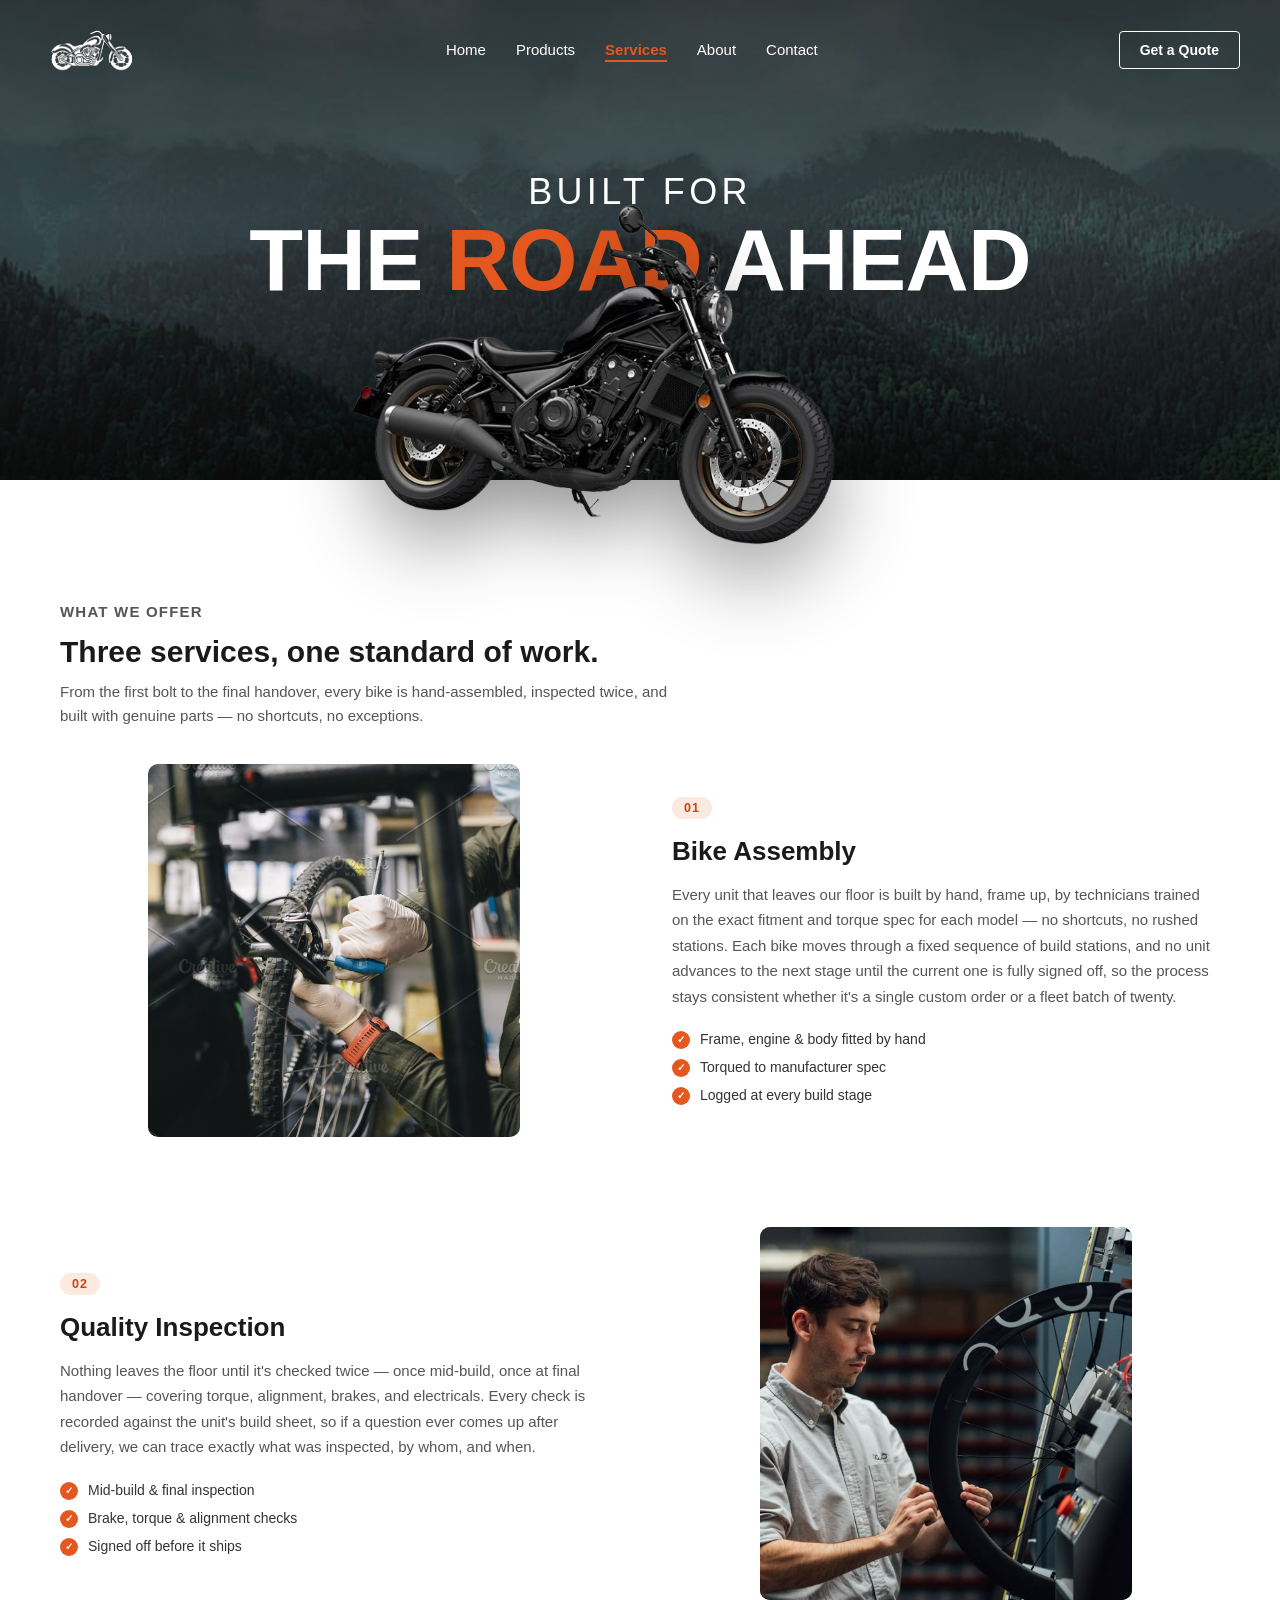
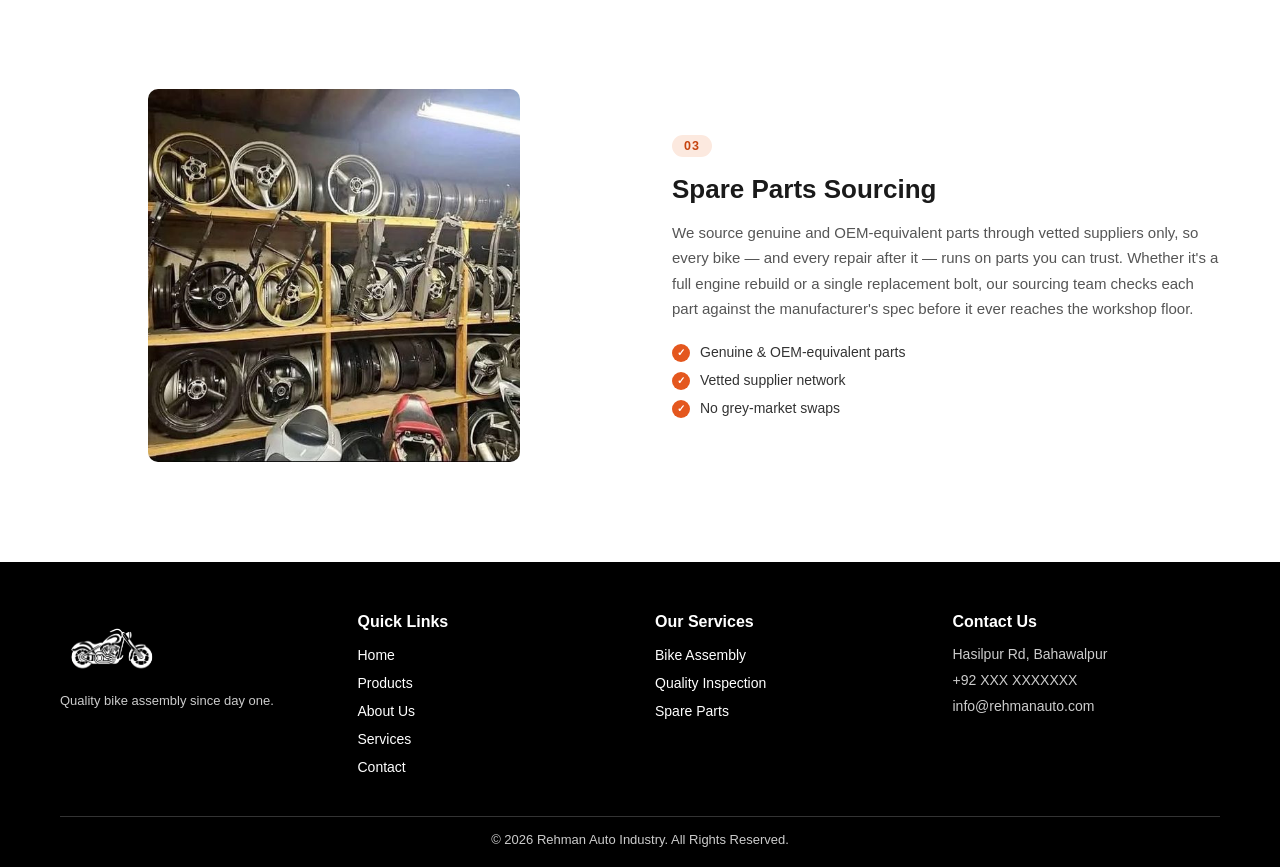
<file: services.html>
<!DOCTYPE html>
<html lang="en">
<head>
  <meta charset="UTF-8">
  <meta name="viewport" content="width=device-width, initial-scale=1.0">
  <title>Rehman Auto Industry - Services</title>
  <meta name="description" content="Rehman Auto Industry services — hand assembly, two-point quality inspection, and genuine spare parts sourcing, all done in-house in Bahawalpur.">

  <link rel="stylesheet" href="css/style.css">

  <!-- Hero section styles: scoped to .hero / .services-header so nothing here fights with css/style.css -->
  <style>
    /* Header floats transparently over the hero image, in white */
    body.services .site-header {
      position: absolute;
      top: 0;
      left: 0;
      width: 100%;
      background: transparent;
      border-bottom: none;
      z-index: 30;
    }
    body.services .site-header nav ul li a { color: #ffffff; }
    body.services .site-header nav ul li a:hover { color: #ffc9a8; }
    body.services .site-header nav ul li a.active { color: var(--accent); }
    body.services .hamburger-btn span { background-color: #ffffff; }

    /* Full-bleed hero image, breaks out of main's padding. */
    .hero-services {
      position: relative;
      overflow: visible;
      margin: -40px -40px 60px;
      width: calc(100% + 80px);
      min-height: 480px;
      display: flex;
      align-items: center;
      justify-content: center;
      padding: 130px 40px 32px;
      text-align: center;
    }

    .hero-bg-clip {
      position: absolute;
      inset: 0;
      overflow: hidden;
      z-index: 0;
    }

    .hero-bg-img {
      position: absolute;
      inset: 0;
      width: 100%;
      height: 100%;
      object-fit: cover;
      z-index: 0;
    }

    .hero-bg-clip::after {
      content: "";
      position: absolute;
      inset: 0;
      background:
        linear-gradient(180deg, rgba(0,0,0,.55) 0%, rgba(0,0,0,.25) 45%, rgba(0,0,0,.65) 100%);
      z-index: 1;
    }

    .hero-services-center {
      position: relative;
      z-index: 2;
      max-width: none;
      width: 100%;
      padding: 0 24px;
      display: flex;
      flex-direction: column;
      align-items: center;
    }

    .hero-heading {
      margin: 0;
      width: 100%;
      text-transform: uppercase;
      color: #ffffff;
    }

    .hero-heading .line {
      display: block;
      width: 100%;
      text-align: center;
      line-height: 1;
    }

    /* thin lead-in word, like "POWER" in the reference site */
    .hero-heading .line-1 {
      font-weight: 400;
      font-size: clamp(18px, 3vw, 36px);
      letter-spacing: 0.12em;
      margin-bottom: 6px;
    }

    /* heavy phrase the bike image overlaps — one word picks up the accent color */
    .hero-heading .line-2 {
      font-weight: 900;
      font-size: clamp(36px, 7.5vw, 88px);
      letter-spacing: -0.01em;
    }

    .hero-heading .line-2 .accent-word {
      color: var(--accent);
    }

    /* Reserve room in the stack for the overlapping image so the
       heading doesn't get crowded when it hides part of line-2 */
    .hero-heading-spacer {
      height: clamp(50px, 9vw, 100px);
    }

    /* The image that sits ON TOP of the heading, hiding part of it —
       centered over the bold line, allowed to spill slightly below
       the hero into the section beneath. */
    .hero-upper-img {
      position: absolute;
      left: 26%;
      top: 16%;
      transform: translate(-50%, -50%);
      width: min(520px, 78%);
      z-index: 3;
      pointer-events: none;
      filter: drop-shadow(0 30px 40px rgba(0,0,0,.45));
    }

    /* ---------------- mobile ---------------- */
    @media (max-width: 768px) {
      .hero-services {
        margin: -24px -20px 40px;
        width: calc(100% + 40px);
        min-height: 420px;
        padding: 96px 20px 24px;
      }
      .hero-upper-img {
        width: min(320px, 88%);
        left: 15%;
        top: 38%;
      }
      .hero-heading-spacer {
        height: clamp(36px, 16vw, 70px);
      }
    }

    /* ---------------- services detail (alternating rows) ---------------- */
    .services-detail {
      background-color: #ffffff;
    }

    .service-rows {
      display: flex;
      flex-direction: column;
      gap: 90px;
      margin-top: 10px;
    }

    .service-row {
      display: flex;
      align-items: center;
      gap: 64px;
    }

    /* alternate: odd rows = image left / text right (default source order),
       even rows = image right / text left */
    .service-row.reverse {
      flex-direction: row-reverse;
    }

    .service-row-media,
    .service-row-content {
      flex: 1 1 50%;
      min-width: 0;
    }

    .service-row-media img {
      width: 100%;
      height: auto;
      display: block;
      border-radius: 10px;
    }

    @media (min-width: 769px) {
      .service-row-media img {
        width: 68%;
        margin: 0 auto;
      }
    }

    .service-row-number {
      display: inline-block;
      font-size: 12.5px;
      font-weight: bold;
      letter-spacing: 0.08em;
      color: var(--accent-dark);
      background-color: var(--accent-tint);
      padding: 4px 12px;
      border-radius: 20px;
      margin-bottom: 16px;
    }

    .service-row-content h3 {
      font-size: 26px;
      line-height: 1.25;
      color: var(--ink);
      margin-bottom: 14px;
    }

    .service-row-content > p {
      font-size: 15px;
      line-height: 1.7;
      color: #555555;
      margin-bottom: 22px;
    }

    .service-row-list {
      list-style: none;
      display: flex;
      flex-direction: column;
      gap: 12px;
    }

    .service-row-list li {
      position: relative;
      padding-left: 28px;
      font-size: 14px;
      color: #333333;
    }

    .service-row-list li::before {
      content: "\2713";
      position: absolute;
      left: 0;
      top: 0;
      width: 18px;
      height: 18px;
      line-height: 18px;
      text-align: center;
      border-radius: 50%;
      background-color: var(--accent);
      color: #ffffff;
      font-size: 10px;
      font-weight: bold;
    }

    @media (max-width: 768px) {
      .service-rows {
        gap: 56px;
      }

      .service-row,
      .service-row.reverse {
        flex-direction: column;
        align-items: stretch;
        gap: 24px;
      }

      .service-row-content h3 {
        font-size: 21px;
      }
    }
  </style>
</head>
<body class="services">

  <header class="site-header">
    <div class="logo">
      <img src="images/logo.svg" alt="Rehman Auto Industry Logo">
    </div>

    <nav class="desktop-nav">
      <ul>
        <li><a href="index.html">Home</a></li>
        <li><a href="products.html">Products</a></li>
        <li><a href="services.html" class="active">Services</a></li>
        <li><a href="about.html">About</a></li>
        <li><a href="contact.html">Contact</a></li>
      </ul>
    </nav>

    <div class="header-actions">
      <a href="contact.html" class="btn btn-outline-light">Get a Quote</a>
    </div>

    <button class="hamburger-btn" id="hamburgerBtn" aria-label="Open menu">
      <span></span>
      <span></span>
      <span></span>
    </button>
  </header>

  <!-- Mobile sidebar -->
  <div class="mobile-sidebar" id="mobileSidebar">
    <button class="close-btn" id="closeBtn" aria-label="Close menu">&times;</button>
    <nav>
      <ul>
        <li><a href="index.html">Home</a></li>
        <li><a href="products.html">Products</a></li>
        <li><a href="services.html">Services</a></li>
        <li><a href="about.html">About</a></li>
        <li><a href="contact.html">Contact</a></li>
      </ul>
    </nav>
  </div>
  <div class="sidebar-overlay" id="sidebarOverlay"></div>

  <main>

    <section class="hero hero-services">
      <div class="hero-bg-clip">
        <img class="hero-bg-img" src="images/hero-services.svg" alt="Technician working on a motorbike in the Rehman Auto Industry service bay">
      </div>

      <div class="hero-services-center">
        <h1 class="hero-heading" data-reveal="up" style="--reveal-delay:100ms">
          <span class="line line-1">Built For</span>
          <span class="line line-2">The <span class="accent-word">Road</span> Ahead</span>
        </h1>

        <!-- keeps content clear of the overlapping image -->
        <div class="hero-heading-spacer" aria-hidden="true"></div>
      </div>

      <img class="hero-upper-img" src="images/upper.svg" alt="" data-reveal="zoom" style="--reveal-delay:200ms">
    </section>

    <!-- ================= SERVICES DETAIL ================= -->
    <section class="services-detail">
      <div class="container">
        <div class="section-head" data-reveal="up">
          <p class="eyebrow">What we offer</p>
          <h2>Three services, one standard of work.</h2>
          <p>From the first bolt to the final handover, every bike is hand-assembled, inspected twice, and built with genuine parts — no shortcuts, no exceptions.</p>
        </div>

        <div class="service-rows">

          <!-- 01 -->
          <div class="service-row">
            <div class="service-row-media" data-reveal="left">
              <img src="images/1.svg" alt="Technician hand-assembling a motorbike frame in the workshop">
            </div>
            <div class="service-row-content" data-reveal="right">
              <span class="service-row-number" data-reveal="zoom" style="--reveal-delay:80ms">01</span>
              <h3>Bike Assembly</h3>
              <p>Every unit that leaves our floor is built by hand, frame up, by technicians trained on the exact fitment and torque spec for each model — no shortcuts, no rushed stations. Each bike moves through a fixed sequence of build stations, and no unit advances to the next stage until the current one is fully signed off, so the process stays consistent whether it's a single custom order or a fleet batch of twenty.</p>
              <ul class="service-row-list">
                <li data-reveal="up" style="--reveal-delay:120ms">Frame, engine &amp; body fitted by hand</li>
                <li data-reveal="up" style="--reveal-delay:200ms">Torqued to manufacturer spec</li>
                <li data-reveal="up" style="--reveal-delay:280ms">Logged at every build stage</li>
              </ul>
            </div>
          </div>

          <!-- 02 -->
          <div class="service-row reverse">
            <div class="service-row-media" data-reveal="right">
              <img src="images/2.svg" alt="Technician performing a quality inspection checklist on a motorbike">
            </div>
            <div class="service-row-content" data-reveal="left">
              <span class="service-row-number" data-reveal="zoom" style="--reveal-delay:80ms">02</span>
              <h3>Quality Inspection</h3>
              <p>Nothing leaves the floor until it's checked twice — once mid-build, once at final handover — covering torque, alignment, brakes, and electricals. Every check is recorded against the unit's build sheet, so if a question ever comes up after delivery, we can trace exactly what was inspected, by whom, and when.</p>
              <ul class="service-row-list">
                <li data-reveal="up" style="--reveal-delay:120ms">Mid-build &amp; final inspection</li>
                <li data-reveal="up" style="--reveal-delay:200ms">Brake, torque &amp; alignment checks</li>
                <li data-reveal="up" style="--reveal-delay:280ms">Signed off before it ships</li>
              </ul>
            </div>
          </div>

          <!-- 03 -->
          <div class="service-row">
            <div class="service-row-media" data-reveal="left">
              <img src="images/3.svg" alt="Shelves of genuine motorbike spare parts in stock">
            </div>
            <div class="service-row-content" data-reveal="right">
              <span class="service-row-number" data-reveal="zoom" style="--reveal-delay:80ms">03</span>
              <h3>Spare Parts Sourcing</h3>
              <p>We source genuine and OEM-equivalent parts through vetted suppliers only, so every bike — and every repair after it — runs on parts you can trust. Whether it's a full engine rebuild or a single replacement bolt, our sourcing team checks each part against the manufacturer's spec before it ever reaches the workshop floor.</p>
              <ul class="service-row-list">
                <li data-reveal="up" style="--reveal-delay:120ms">Genuine &amp; OEM-equivalent parts</li>
                <li data-reveal="up" style="--reveal-delay:200ms">Vetted supplier network</li>
                <li data-reveal="up" style="--reveal-delay:280ms">No grey-market swaps</li>
              </ul>
            </div>
          </div>

        </div>
      </div>
    </section>

  </main>

  <!-- Back to top -->
  <button id="backToTop" class="back-to-top" aria-label="Back to top">
    <svg viewBox="0 0 24 24" fill="none" stroke="currentColor" stroke-width="2" stroke-linecap="round" stroke-linejoin="round"><path d="M18 15l-6-6-6 6"/></svg>
  </button>

  <footer class="site-footer">
    <div class="footer-columns">
      <div class="footer-col">
        <img src="images/logo.svg" alt="Rehman Auto Industry Logo" class="footer-logo">
        <p class="footer-tagline">Quality bike assembly since day one.</p>
      </div>

      <div class="footer-col">
        <h4>Quick Links</h4>
        <ul>
          <li><a href="index.html">Home</a></li>
          <li><a href="products.html">Products</a></li>
          <li><a href="about.html">About Us</a></li>
          <li><a href="services.html">Services</a></li>
          <li><a href="contact.html">Contact</a></li>
        </ul>
      </div>

      <div class="footer-col">
        <h4>Our Services</h4>
        <ul>
          <li><a href="services.html">Bike Assembly</a></li>
          <li><a href="services.html">Quality Inspection</a></li>
          <li><a href="services.html">Spare Parts</a></li>
        </ul>
      </div>

      <div class="footer-col">
        <h4>Contact Us</h4>
        <ul class="footer-contact">
          <li>Hasilpur Rd, Bahawalpur</li>
          <li>+92 XXX XXXXXXX</li>
          <li>info@rehmanauto.com</li>
        </ul>
      </div>
    </div>

    <!-- Minimal mobile footer -->
    <div class="footer-mobile">
      <img src="images/logo.svg" alt="Rehman Auto Industry Logo" class="footer-logo-mobile">
      <nav class="footer-mobile-nav">
        <ul>
          <li><a href="index.html">Home</a></li>
          <li><a href="products.html">Products</a></li>
          <li><a href="services.html">Services</a></li>
          <li><a href="about.html">About</a></li>
          <li><a href="contact.html">Contact</a></li>
        </ul>
      </nav>
    </div>

    <div class="footer-bottom">
      &copy; 2026 Rehman Auto Industry. All Rights Reserved.
    </div>
  </footer>

  <script src="js/script.js"></script>
  <script src="js/animations.js"></script>
</body>
</html>
</file>
<file: css/style.css>
:root {
  --accent: #E4571E;       /* ignition orange - used sparingly for CTAs/highlights */
  --accent-dark: #C6440F;
  --accent-tint: #FCE9DF;  /* light tint for icon backgrounds/badges */
  --ink: #1A1A1A;          /* headings */
  --grey-bg: #DFDFDF;      /* matches header/footer */
  --grey-alt: #F4F4F4;     /* alt section background */
  --line: #E2E2E2;
}

* {
  margin: 0;
  padding: 0;
  box-sizing: border-box;
}

body {
  font-family: Arial, Helvetica, sans-serif;
  color: #333;
}

html {
  scroll-behavior: smooth;
}

/* ============ SCROLL REVEAL SYSTEM ============
   Add data-reveal="up|left|right|fade" (+ optional data-reveal-delay="ms")
   to any element; js/animations.js toggles .is-visible via IntersectionObserver. */
[data-reveal] {
  opacity: 0;
  transition: opacity 0.7s cubic-bezier(0.22, 1, 0.36, 1),
              transform 0.7s cubic-bezier(0.22, 1, 0.36, 1);
  transition-delay: var(--reveal-delay, 0ms);
  will-change: opacity, transform;
}

[data-reveal="up"]    { transform: translateY(42px); }
[data-reveal="down"]  { transform: translateY(-42px); }
[data-reveal="left"]  { transform: translateX(-64px); }
[data-reveal="right"] { transform: translateX(64px); }
[data-reveal="fade"]  { transform: none; }
[data-reveal="zoom"]  { transform: scale(0.9); }

[data-reveal].is-visible {
  opacity: 1;
  transform: translate(0, 0) scale(1);
}

/* stagger helpers for grids of same-type items */
.category-list [data-reveal]:nth-child(1) { --reveal-delay: 0ms; }
.category-list [data-reveal]:nth-child(2) { --reveal-delay: 80ms; }
.category-list [data-reveal]:nth-child(3) { --reveal-delay: 160ms; }
.category-list [data-reveal]:nth-child(4) { --reveal-delay: 240ms; }
.category-list [data-reveal]:nth-child(5) { --reveal-delay: 320ms; }
.category-list [data-reveal]:nth-child(6) { --reveal-delay: 400ms; }

.service-grid [data-reveal]:nth-child(1) { --reveal-delay: 0ms; }
.service-grid [data-reveal]:nth-child(2) { --reveal-delay: 120ms; }
.service-grid [data-reveal]:nth-child(3) { --reveal-delay: 240ms; }

.gallery-grid [data-reveal]:nth-child(1) { --reveal-delay: 0ms; }
.gallery-grid [data-reveal]:nth-child(2) { --reveal-delay: 80ms; }
.gallery-grid [data-reveal]:nth-child(3) { --reveal-delay: 160ms; }
.gallery-grid [data-reveal]:nth-child(4) { --reveal-delay: 240ms; }
.gallery-grid [data-reveal]:nth-child(5) { --reveal-delay: 320ms; }
.gallery-grid [data-reveal]:nth-child(6) { --reveal-delay: 400ms; }

.product-grid [data-reveal]:nth-child(1) { --reveal-delay: 0ms; }
.product-grid [data-reveal]:nth-child(2) { --reveal-delay: 60ms; }
.product-grid [data-reveal]:nth-child(3) { --reveal-delay: 120ms; }
.product-grid [data-reveal]:nth-child(4) { --reveal-delay: 180ms; }
.product-grid [data-reveal]:nth-child(5) { --reveal-delay: 240ms; }
.product-grid [data-reveal]:nth-child(6) { --reveal-delay: 0ms; }
.product-grid [data-reveal]:nth-child(7) { --reveal-delay: 60ms; }
.product-grid [data-reveal]:nth-child(8) { --reveal-delay: 120ms; }
.product-grid [data-reveal]:nth-child(9) { --reveal-delay: 180ms; }
.product-grid [data-reveal]:nth-child(10) { --reveal-delay: 240ms; }

.brand-row [data-reveal]:nth-child(1) { --reveal-delay: 0ms; }
.brand-row [data-reveal]:nth-child(2) { --reveal-delay: 60ms; }
.brand-row [data-reveal]:nth-child(3) { --reveal-delay: 120ms; }
.brand-row [data-reveal]:nth-child(4) { --reveal-delay: 180ms; }
.brand-row [data-reveal]:nth-child(5) { --reveal-delay: 240ms; }
.brand-row [data-reveal]:nth-child(6) { --reveal-delay: 300ms; }

@media (prefers-reduced-motion: reduce) {
  html { scroll-behavior: auto; }
  [data-reveal] {
    opacity: 1;
    transform: none;
    transition: none;
  }
}

img { max-width: 100%; display: block; }

h1, h2, h3, h4 { color: var(--ink); }

/* HEADER */
.site-header {
  background-color: #ffffff;
  color: #000000;
  display: flex;
  justify-content: space-between;
  align-items: center;
  padding: 15px 40px;
  border-bottom: 1px solid var(--line);
  position: sticky;
  top: 0;
  z-index: 100;
  transition: box-shadow 0.3s ease, padding 0.3s ease;
}

.site-header.scrolled {
  box-shadow: 0 6px 18px rgba(0,0,0,0.08);
  padding: 10px 40px;
}

.site-header .logo img {
  height: 70px;
  width: auto;
  max-width: 220px;
  object-fit: contain;
}

.site-header nav ul {
  list-style: none;
  display: flex;
  gap: 30px;
}

.site-header nav ul li a {
  color: #000000;
  text-decoration: none;
  font-size: 15px;
  transition: color 0.2s ease;
  position: relative;
}

.site-header nav ul li a::after {
  content: "";
  position: absolute;
  left: 0;
  bottom: -4px;
  width: 0;
  height: 2px;
  background-color: currentColor;
  transition: width 0.25s ease;
}

.site-header nav ul li a:hover::after,
.site-header nav ul li a.active::after {
  width: 100%;
}

.site-header nav ul li a:hover {
  color: var(--accent-dark);
}

.site-header nav ul li a.active {
  color: var(--accent-dark);
  font-weight: bold;
}

.header-actions .btn {
  padding: 10px 20px;
  font-size: 14px;
}

/* HAMBURGER BUTTON - hidden on desktop */
.hamburger-btn {
  display: none;
  flex-direction: column;
  justify-content: space-between;
  width: 28px;
  height: 20px;
  background: none;
  border: none;
  cursor: pointer;
  padding: 0;
}

.hamburger-btn span {
  display: block;
  height: 3px;
  width: 100%;
  background-color: #000000;
  border-radius: 2px;
}

/* MOBILE SIDEBAR - hidden by default */
.mobile-sidebar {
  position: fixed;
  top: 0;
  right: -280px;
  width: 260px;
  height: 100%;
  background-color: #ffffff;
  border-left: 1px solid var(--line);
  box-shadow: -4px 0 16px rgba(0,0,0,0.08);
  z-index: 1000;
  padding: 30px 25px;
  transition: right 0.3s ease;
}

.mobile-sidebar.active {
  right: 0;
}

.mobile-sidebar .close-btn {
  background: none;
  border: none;
  font-size: 28px;
  color: #000000;
  cursor: pointer;
  margin-bottom: 30px;
  display: block;
}

.mobile-sidebar nav ul {
  list-style: none;
}

.mobile-sidebar nav ul li {
  margin-bottom: 20px;
}

.mobile-sidebar nav ul li a {
  color: #000000;
  text-decoration: none;
  font-size: 18px;
}

.sidebar-overlay {
  display: block;
  position: fixed;
  top: 0;
  left: 0;
  width: 100%;
  height: 100%;
  background: rgba(0, 0, 0, 0.4);
  z-index: 999;
  opacity: 0;
  pointer-events: none;
  transition: opacity 0.3s ease;
}

.sidebar-overlay.active {
  opacity: 1;
  pointer-events: auto;
}

.mobile-sidebar nav ul li a {
  transition: color 0.2s ease, padding-left 0.2s ease;
}

.mobile-sidebar nav ul li a:hover {
  color: var(--accent-dark);
  padding-left: 6px;
}

/* MAIN CONTENT AREA */
main {
  background-color: #ffffff;
  min-height: 70vh;
  padding: 40px;
}

/* BUTTONS */
.btn {
  display: inline-block;
  padding: 13px 26px;
  border-radius: 4px;
  font-size: 14px;
  font-weight: bold;
  text-decoration: none;
  border: 1px solid transparent;
  cursor: pointer;
  transition: background-color 0.25s ease, color 0.25s ease,
              transform 0.25s ease, box-shadow 0.25s ease, border-color 0.25s ease;
}

.btn:hover {
  transform: translateY(-3px);
  box-shadow: 0 10px 20px rgba(0,0,0,0.14);
}

.btn:active {
  transform: translateY(-1px);
}

.btn-primary {
  background-color: var(--accent);
  color: #ffffff;
}

.btn-primary:hover {
  background-color: var(--accent-dark);
}

.btn-outline {
  background-color: transparent;
  border-color: #000000;
  color: #000000;
}

.btn-outline:hover {
  background-color: #000000;
  color: #ffffff;
}

.btn-outline-light {
  background-color: transparent;
  border-color: #ffffff;
  color: #ffffff;
}

.btn-outline-light:hover {
  background-color: #ffffff;
  color: #000000;
}

/* SHARED SECTION SPACING / HEADINGS */
.container {
  max-width: 1160px;
  margin: 0 auto;
}

section {
  padding: 60px 0;
}

.eyebrow {
  display: inline-block;
  font-size: 12px;
  font-weight: bold;
  letter-spacing: 0.08em;
  text-transform: uppercase;
  color: var(--accent-dark);
  margin-bottom: 10px;
}

.section-head {
  max-width: 620px;
  margin: 0 0 36px;
}

.section-head h2 {
  font-size: 30px;
  line-height: 1.2;
  margin-bottom: 10px;
}

.section-head p {
  font-size: 15px;
  line-height: 1.6;
  color: #555555;
}

.section-head.row {
  display: flex;
  align-items: flex-end;
  justify-content: space-between;
  max-width: none;
  gap: 20px;
  flex-wrap: wrap;
}

.section-head .view-all,
.view-all {
  font-size: 14px;
  font-weight: bold;
  color: #000000;
  text-decoration: none;
  border-bottom: 2px solid var(--accent);
  padding-bottom: 2px;
  white-space: nowrap;
}

.view-all-mobile {
  display: none;
}

/* TRUST BAR */
.trust-bar {
  border-top: 1px solid var(--line);
  border-bottom: 1px solid var(--line);
  padding: 0;
}

.trust-grid {
  display: grid;
  grid-template-columns: repeat(4, 1fr);
}

.trust-item {
  display: flex;
  align-items: center;
  gap: 14px;
  padding: 26px 24px;
  border-left: 1px solid var(--line);
}

.trust-item:first-child {
  border-left: none;
}

.trust-item .ico {
  flex-shrink: 0;
  width: 40px;
  height: 40px;
  border-radius: 50%;
  background-color: var(--accent-tint);
  color: var(--accent-dark);
  display: flex;
  align-items: center;
  justify-content: center;
}

.trust-item .ico svg {
  width: 20px;
  height: 20px;
}

.trust-item b {
  display: block;
  font-size: 14px;
  color: var(--ink);
  margin-bottom: 2px;
}

.trust-item span {
  font-size: 12.5px;
  color: #666666;
}

/* SERVICES */
.services {
  background-color: #ffffff;
}

.service-grid {
  display: grid;
  grid-template-columns: repeat(3, 1fr);
  gap: 24px;
}

.service-card {
  border: 1px solid var(--line);
  border-radius: 6px;
  padding: 30px 26px;
  position: relative;
  background-color: var(--grey-alt);
  transition: transform 0.3s ease, box-shadow 0.3s ease, border-color 0.3s ease;
}

.service-card:hover {
  transform: translateY(-8px);
  box-shadow: 0 16px 30px rgba(0,0,0,0.09);
  border-color: transparent;
}

.service-card .ico {
  transition: transform 0.3s ease, background-color 0.3s ease;
}

.service-card:hover .ico {
  background-color: var(--accent);
  transform: scale(1.08) rotate(-4deg);
}

.service-card .tag {
  position: absolute;
  top: 18px;
  right: 18px;
  font-size: 11px;
  font-weight: bold;
  color: #999999;
}

.service-card .ico {
  width: 50px;
  height: 50px;
  border-radius: 8px;
  background-color: var(--ink);
  color: #ffffff;
  display: flex;
  align-items: center;
  justify-content: center;
  margin-bottom: 20px;
}

.service-card .ico svg {
  width: 24px;
  height: 24px;
}

.service-card h3 {
  font-size: 18px;
  margin-bottom: 10px;
}

.service-card p {
  font-size: 14px;
  line-height: 1.6;
  color: #555555;
  margin-bottom: 16px;
}

.service-card a {
  font-size: 13.5px;
  font-weight: bold;
  color: #000000;
  text-decoration: none;
  border-bottom: 1px solid #000000;
  padding-bottom: 2px;
}

/* WORKSHOP GALLERY */
.gallery {
  background-color: var(--grey-alt);
}

.gallery-grid {
  display: grid;
  grid-template-columns: repeat(3, 1fr);
  gap: 20px;
}

.gallery-card {
  background-color: #ffffff;
  border: 1px solid var(--line);
  border-radius: 6px;
  overflow: hidden;
  transition: transform 0.3s ease, box-shadow 0.3s ease;
}

.gallery-card:hover {
  transform: translateY(-8px);
  box-shadow: 0 16px 30px rgba(0,0,0,0.10);
}

.gallery-card .thumb {
  position: relative;
  aspect-ratio: 4 / 3;
  background-color: var(--line);
  overflow: hidden;
}

.gallery-card .thumb img {
  width: 100%;
  height: 100%;
  object-fit: contain;
  transition: transform 0.5s ease;
}

.gallery-card:hover .thumb img {
  transform: scale(1.08);
}

.gallery-card .thumb .badge {
  position: absolute;
  top: 12px;
  left: 12px;
  background-color: var(--ink);
  color: #ffffff;
  font-size: 11px;
  font-weight: bold;
  padding: 5px 10px;
  border-radius: 3px;
}

.gallery-card .body {
  padding: 16px 18px 20px;
}

.gallery-card h4 {
  font-size: 15.5px;
  margin-bottom: 4px;
}

.gallery-card .meta {
  font-size: 13px;
  color: #666666;
}

/* PRODUCTS PAGE */
.page-intro {
  padding-bottom: 20px;
}

.page-intro h1 {
  font-size: 32px;
  margin: 10px 0 8px;
}

.page-intro p {
  color: #555555;
  max-width: 520px;
}

/* PRODUCTS TOOLBAR — search bar + category quick nav */
.product-toolbar {
  position: sticky;
  top: 0;
  z-index: 20;
  background-color: #ffffff;
  border-bottom: 1px solid var(--line);
  padding: 22px 0;
  box-shadow: 0 2px 0 rgba(0,0,0,0);
  transition: box-shadow 0.25s ease;
}

.product-toolbar.is-stuck {
  box-shadow: 0 8px 20px rgba(0,0,0,0.06);
}

.search-bar {
  display: flex;
  align-items: center;
  gap: 10px;
  background-color: var(--grey-alt);
  border: 1px solid var(--line);
  border-radius: 8px;
  padding: 12px 16px;
  max-width: 460px;
  margin-bottom: 18px;
  transition: border-color 0.2s ease, box-shadow 0.2s ease;
}

.search-bar:focus-within {
  border-color: var(--accent);
  box-shadow: 0 0 0 3px rgba(228, 87, 30, 0.12);
}

.search-bar svg {
  width: 18px;
  height: 18px;
  color: #888888;
  flex-shrink: 0;
}

.search-bar input {
  flex: 1;
  border: none;
  background: transparent;
  outline: none;
  font-size: 14px;
  font-family: inherit;
  color: var(--ink);
}

.search-bar input::placeholder {
  color: #999999;
}

.search-clear {
  display: block;
  border: none;
  background: transparent;
  color: #999999;
  font-size: 18px;
  line-height: 1;
  cursor: pointer;
  padding: 0 2px;
  opacity: 0;
  transform: scale(0.6);
  pointer-events: none;
  transition: opacity 0.2s ease, transform 0.2s ease, color 0.2s ease;
}

.search-clear:hover {
  color: var(--accent);
}

.search-bar.has-value .search-clear {
  opacity: 1;
  transform: scale(1);
  pointer-events: auto;
}

@media (prefers-reduced-motion: reduce) {
  .search-clear {
    transition: none;
  }
}

.category-quicknav {
  position: relative;
  display: flex;
  flex-wrap: nowrap;
  gap: 10px;
  overflow-x: auto;
  scrollbar-width: none;
  padding-bottom: 2px;
}

.category-quicknav::-webkit-scrollbar {
  display: none;
}

.qn-pill {
  position: absolute;
  top: 0;
  left: 0;
  height: 100%;
  border-radius: 999px;
  background-color: var(--accent);
  opacity: 0;
  z-index: 0;
  transition: left 0.3s cubic-bezier(0.22, 1, 0.36, 1),
              width 0.3s cubic-bezier(0.22, 1, 0.36, 1),
              opacity 0.2s ease;
}

.qn-pill.is-ready {
  opacity: 1;
}

.qn-link {
  position: relative;
  z-index: 1;
  flex-shrink: 0;
  display: inline-block;
  padding: 8px 16px;
  border: 1px solid var(--line);
  border-radius: 999px;
  background-color: #ffffff;
  color: var(--ink);
  font-size: 13px;
  font-weight: bold;
  text-decoration: none;
  white-space: nowrap;
  transition: background-color 0.2s ease, border-color 0.2s ease,
              color 0.2s ease, transform 0.2s ease;
}

.qn-link:hover {
  border-color: var(--accent);
  color: var(--accent);
  transform: translateY(-2px);
}

.qn-link.active {
  background-color: transparent;
  border-color: var(--accent);
  color: #ffffff;
}

@media (prefers-reduced-motion: reduce) {
  .qn-pill {
    transition: opacity 0.2s ease;
  }
}

.search-empty {
  margin-top: 16px;
  font-size: 14px;
  color: #777777;
}

.product-card.is-hidden {
  display: none;
}

.product-category.is-hidden {
  max-height: 0;
  opacity: 0;
  padding-top: 0;
  padding-bottom: 0;
  border-top-color: transparent;
  pointer-events: none;
}

@media (max-width: 768px) {
  .product-toolbar {
    padding: 16px 0;
  }
  .search-bar {
    max-width: none;
  }
}

.product-category {
  padding: 40px 0;
  border-top: 1px solid var(--line);
  overflow: hidden;
  max-height: 6000px;
  transition: max-height 0.45s ease, opacity 0.35s ease,
              padding 0.35s ease, border-color 0.35s ease;
}

@media (prefers-reduced-motion: reduce) {
  .product-category {
    transition: none;
  }
}

.product-category:first-of-type {
  border-top: none;
}

.product-category .section-head h2 {
  font-size: 22px;
  margin-bottom: 0;
}

.product-grid {
  display: grid;
  grid-template-columns: repeat(5, 1fr);
  gap: 18px;
}

.product-card {
  background-color: #ffffff;
  border: 1px solid var(--line);
  border-radius: 6px;
  overflow: hidden;
  transition: transform 0.3s ease, box-shadow 0.3s ease, opacity 0.25s ease;
}

.product-card:hover {
  transform: translateY(-6px);
  box-shadow: 0 12px 24px rgba(0,0,0,0.10);
}

.product-card.is-fading {
  opacity: 0;
  transform: scale(0.94);
  pointer-events: none;
}

@media (prefers-reduced-motion: reduce) {
  .product-card {
    transition: none;
  }
}

.product-card .thumb {
  aspect-ratio: 1 / 1;
  background-color: var(--grey-alt);
  overflow: hidden;
}

.product-card .thumb img {
  width: 100%;
  height: 100%;
  object-fit: contain;
  transition: transform 0.4s ease;
}

.product-card:hover .thumb img {
  transform: scale(1.06);
}

.product-card .body {
  padding: 12px 14px 16px;
}

.product-card h4 {
  font-size: 13.5px;
  margin-bottom: 4px;
}

.product-card .price {
  font-size: 13px;
  font-weight: bold;
  color: var(--ink);
}

/* CTA BANNERS */
.banner-grid {
  display: grid;
  grid-template-columns: 1fr 1fr;
  gap: 20px;
}

.banner {
  position: relative;
  min-height: 240px;
  border-radius: 6px;
  overflow: hidden;
  display: flex;
  align-items: flex-end;
  padding: 28px;
  background-color: var(--ink); /* shows immediately if the photo hasn't been added yet */
}

.banner {
  transition: box-shadow 0.3s ease;
}

.banner:hover {
  box-shadow: 0 16px 34px rgba(0,0,0,0.22);
}

.banner img {
  position: absolute;
  inset: 0;
  width: 100%;
  height: 100%;
  object-fit: cover;
  z-index: 0;
  transition: transform 0.6s ease;
}

.banner:hover img {
  transform: scale(1.06);
}

.banner::after {
  content: "";
  position: absolute;
  inset: 0;
  background: linear-gradient(0deg, rgba(0,0,0,.82) 0%, rgba(0,0,0,.30) 55%, rgba(0,0,0,.02) 100%);
  z-index: 1;
}

.banner .banner-copy {
  position: relative;
  z-index: 2;
  max-width: 320px;
}

.banner .eyebrow {
  color: #ffc9a8;
}

.banner h3 {
  color: #ffffff;
  font-size: 22px;
  line-height: 1.2;
  margin-bottom: 12px;
}

.banner p {
  color: #e2e2e2;
  font-size: 13.5px;
  margin-bottom: 18px;
}

/* BRAND STRIP */
.brand-strip {
  background-color: var(--ink);
  padding: 44px 0;
}

.brand-strip .label {
  text-align: center;
  font-size: 12px;
  font-weight: bold;
  letter-spacing: 0.1em;
  text-transform: uppercase;
  color: #999999;
  margin-bottom: 26px;
}

.brand-row {
  display: flex;
  align-items: center;
  justify-content: center;
  flex-wrap: wrap;
  gap: 40px;
}

.brand-row img {
  height: 24px;
  width: auto;
  opacity: 0.7;
  transition: opacity 0.25s ease, transform 0.25s ease;
}

.brand-row img:hover {
  opacity: 1;
  transform: scale(1.08);
}

/* FOOTER */
.site-footer {
  background-color: #000000;
  color: #ffffff;
  padding: 50px 60px 20px;
  border-top: 1px solid #000000;
}

.footer-columns {
  display: flex;
  justify-content: space-between;
  flex-wrap: wrap;
  gap: 30px;
  margin-bottom: 30px;
}

.footer-col {
  flex: 1;
  min-width: 180px;
}

.footer-logo {
  height: 70px;
  margin-bottom: 10px;
}

.footer-tagline {
  font-size: 13px;
  color: #cccccc;
}

.footer-col h4 {
  margin-bottom: 15px;
  font-size: 16px;
  color: #ffffff;
}

.footer-col ul {
  list-style: none;
}

.footer-col ul li {
  margin-bottom: 10px;
}

.footer-col ul li a {
  color: #ffffff;
  text-decoration: none;
  font-size: 14px;
}

.footer-col ul li a:hover {
  color: var(--accent);
}

.footer-contact li {
  font-size: 14px;
  color: #cccccc;
}

/* Minimal mobile footer - hidden by default */
.footer-mobile {
  display: none;
  text-align: center;
  margin-bottom: 15px;
}

.footer-logo-mobile {
  height: 55px;
  margin: 0 auto 16px;
}

.footer-mobile-nav ul {
  list-style: none;
  display: flex;
  justify-content: center;
  flex-wrap: wrap;
  gap: 18px;
}

.footer-mobile-nav ul li a {
  color: #ffffff;
  text-decoration: none;
  font-size: 14px;
  font-weight: bold;
}

.footer-mobile-nav ul li a:hover {
  color: var(--accent);
}

.footer-bottom {
  border-top: 1px solid #333333;
  padding-top: 15px;
  text-align: center;
  font-size: 13px;
  color: #cccccc;
}

/* MOBILE RESPONSIVE - all mobile overrides in ONE block */
@media (max-width: 900px) {
  .trust-grid {
    grid-template-columns: repeat(2, 1fr);
  }

  .trust-item:nth-child(2n+1) {
    border-left: none;
  }

  .service-grid {
    grid-template-columns: 1fr 1fr;
  }

  .gallery-grid {
    grid-template-columns: 1fr 1fr;
  }

  .product-grid {
    grid-template-columns: repeat(3, 1fr);
  }
}

@media (max-width: 768px) {
  .desktop-nav {
    display: none;
  }

  .header-actions {
    display: none;
  }

  .hamburger-btn {
    display: flex;
  }

  .site-header {
    flex-direction: row;
    justify-content: space-between;
    padding: 10px 20px;
  }

  .site-header.scrolled {
    padding: 8px 20px;
  }

  .site-header .logo img {
    height: 44px;
  }

  .footer-columns {
    display: none;
  }

  .footer-mobile {
    display: block;
  }

  main {
    padding: 24px 20px;
  }

  section {
    padding: 40px 0;
  }

  .service-grid {
    grid-template-columns: 1fr;
  }

  .gallery-grid {
    grid-template-columns: 1fr 1fr;
    gap: 12px;
  }

  .gallery-card .body {
    padding: 10px 12px 14px;
  }

  .gallery-card h4 {
    font-size: 13.5px;
  }

  .gallery-card .meta {
    font-size: 11.5px;
  }

  .product-grid {
    grid-template-columns: 1fr 1fr;
    gap: 10px;
  }

  .product-card .body {
    padding: 8px 10px 12px;
  }

  .product-card h4 {
    font-size: 12.5px;
  }

  .view-all-desktop {
    display: none;
  }

  .view-all-mobile {
    display: block;
    text-align: center;
    margin-top: 18px;
  }

  .banner-grid {
    grid-template-columns: 1fr;
  }

  .section-head.row {
    align-items: flex-start;
  }
}
/* STATS STRIP */
.stats-strip {
  background-color: var(--grey-alt);
  border-top: 1px solid var(--line);
  border-bottom: 1px solid var(--line);
  padding: 40px 0;
}

.stats-grid {
  display: grid;
  grid-template-columns: repeat(4, 1fr);
  gap: 20px;
  text-align: center;
}

.stat-item {
  display: flex;
  flex-direction: column;
  align-items: center;
}

.stat-number {
  font-size: 34px;
  font-weight: bold;
  color: var(--accent-dark);
  line-height: 1.2;
}

.stat-label {
  font-size: 13px;
  color: #555555;
  margin-top: 4px;
}

/* BACK TO TOP */
.back-to-top {
  position: fixed;
  right: 24px;
  bottom: 24px;
  width: 44px;
  height: 44px;
  border-radius: 50%;
  border: none;
  background-color: var(--ink);
  color: #ffffff;
  display: flex;
  align-items: center;
  justify-content: center;
  cursor: pointer;
  opacity: 0;
  visibility: hidden;
  transform: translateY(12px);
  transition: opacity 0.3s ease, transform 0.3s ease, background-color 0.2s ease;
  z-index: 90;
}

.back-to-top.visible {
  opacity: 1;
  visibility: visible;
  transform: translateY(0);
}

.back-to-top:hover {
  background-color: var(--accent-dark);
}

.back-to-top svg {
  width: 20px;
  height: 20px;
}

@media (max-width: 900px) {
  .stats-grid {
    grid-template-columns: repeat(2, 1fr);
    row-gap: 28px;
  }
}

@media (max-width: 768px) {
  .stat-number {
    font-size: 28px;
  }

  .back-to-top {
    right: 16px;
    bottom: 16px;
    width: 40px;
    height: 40px;
  }
}
</file>
